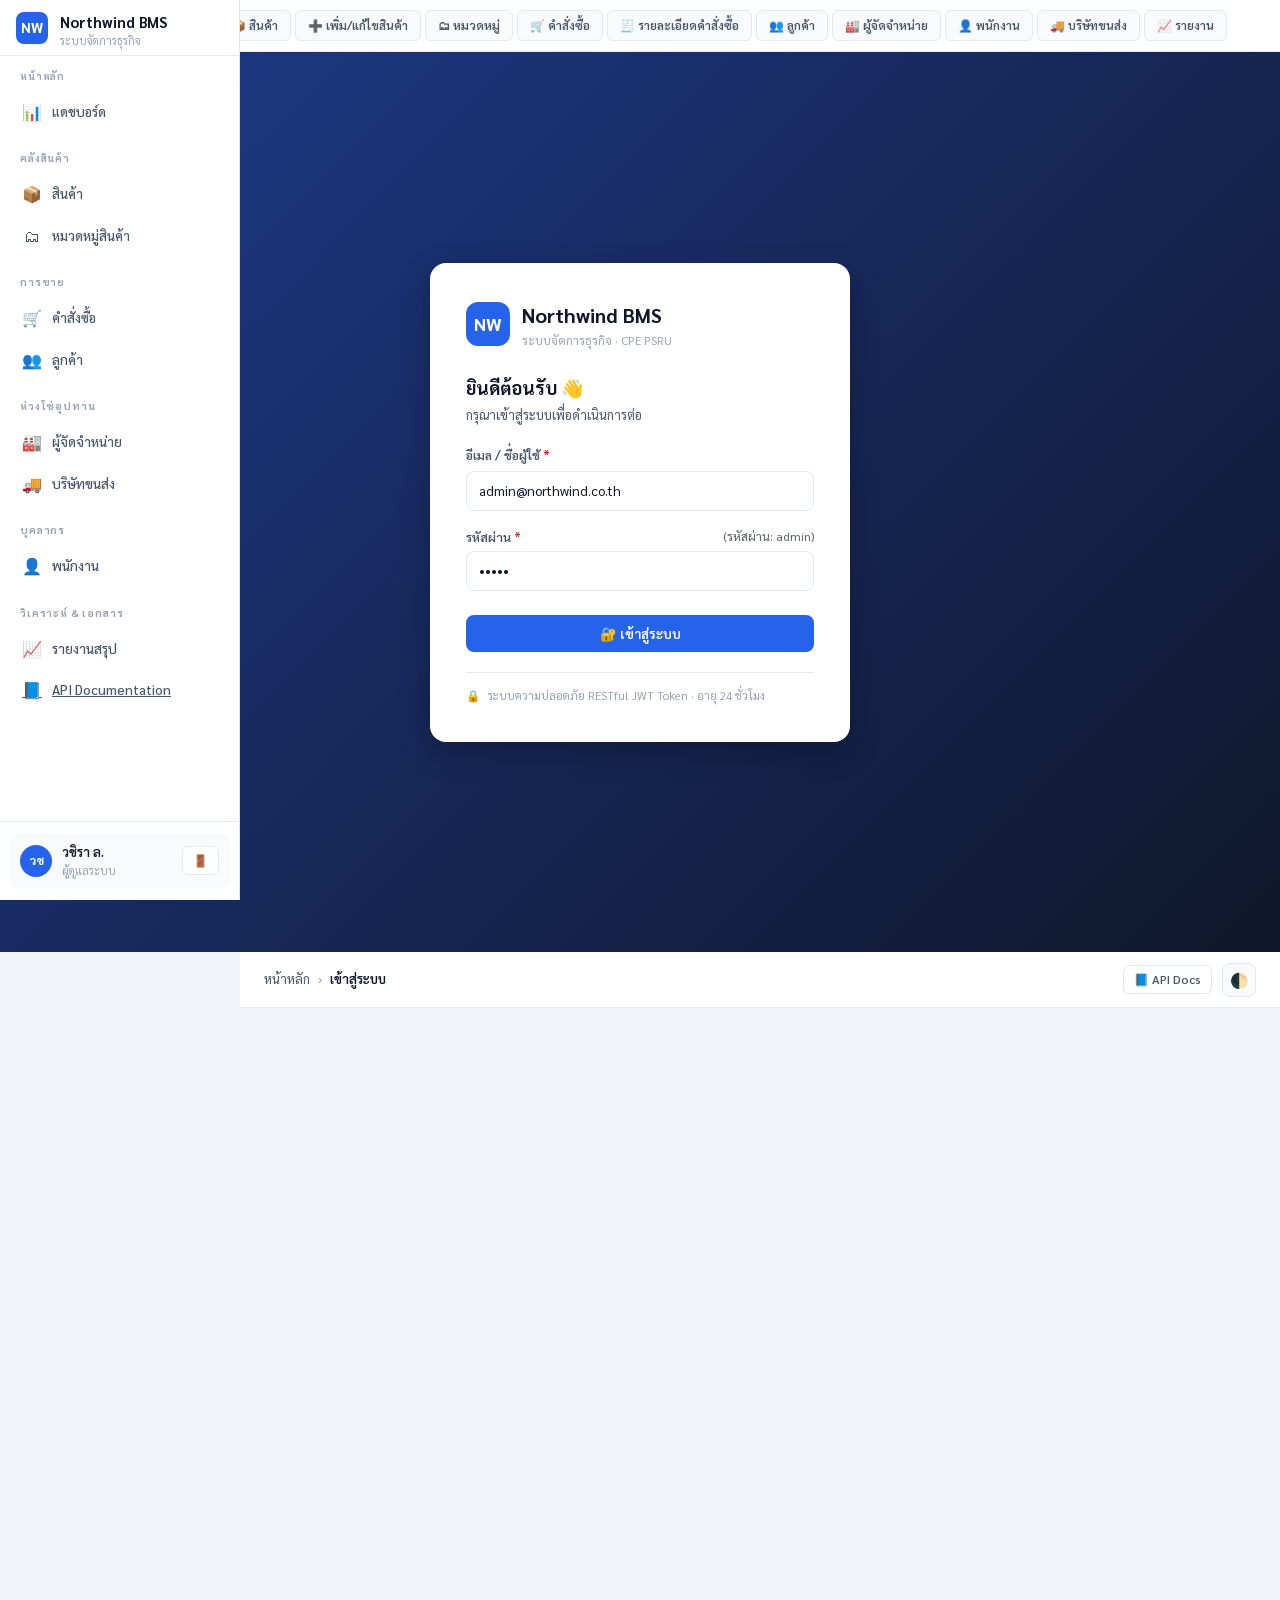
<file: index.html>
<!DOCTYPE html>
<html lang="th">
<head>
  <meta charset="utf-8">
  <meta name="viewport" content="width=device-width, initial-scale=1, viewport-fit=cover">
  <title>Northwind BMS — ระบบจัดการธุรกิจ</title>
  <!-- Google Fonts: Sarabun & IBM Plex Mono -->
  <link rel="stylesheet" href="https://fonts.googleapis.com/css2?family=Sarabun:wght@300;400;500;600;700&family=IBM+Plex+Mono:wght@400;500;600&display=swap">
  <!-- Bootstrap 5 CSS -->
  <link href="https://cdn.jsdelivr.net/npm/bootstrap@5.3.3/dist/css/bootstrap.min.css" rel="stylesheet">
  <!-- Custom Design Tokens & Styles -->
  <link rel="stylesheet" href="assets/css/style.css">
</head>
<body>

<!-- ══════════════════════════════════════════════════ -->
<!-- SCREEN SWITCHER (For Testing & Prototype Mode)     -->
<!-- ══════════════════════════════════════════════════ -->
<div id="nav-tabs-bar">
  <button class="nav-tab-pill" data-screen="login" onclick="show('login')">🔐 เข้าสู่ระบบ</button>
  <button class="nav-tab-pill active" data-screen="dashboard" onclick="show('dashboard')">📊 แดชบอร์ด</button>
  <button class="nav-tab-pill" data-screen="products" onclick="show('products')">📦 สินค้า</button>
  <button class="nav-tab-pill" data-screen="product-form" onclick="show('product-form')">➕ เพิ่ม/แก้ไขสินค้า</button>
  <button class="nav-tab-pill" data-screen="categories" onclick="show('categories')">🗂 หมวดหมู่</button>
  <button class="nav-tab-pill" data-screen="orders" onclick="show('orders')">🛒 คำสั่งซื้อ</button>
  <button class="nav-tab-pill" data-screen="order-detail" onclick="show('order-detail')">🧾 รายละเอียดคำสั่งซื้อ</button>
  <button class="nav-tab-pill" data-screen="customers" onclick="show('customers')">👥 ลูกค้า</button>
  <button class="nav-tab-pill" data-screen="suppliers" onclick="show('suppliers')">🏭 ผู้จัดจำหน่าย</button>
  <button class="nav-tab-pill" data-screen="employees" onclick="show('employees')">👤 พนักงาน</button>
  <button class="nav-tab-pill" data-screen="shippers" onclick="show('shippers')">🚚 บริษัทขนส่ง</button>
  <button class="nav-tab-pill" data-screen="reports" onclick="show('reports')">📈 รายงาน</button>
</div>

<!-- ══════════════════════════════════════════════════ -->
<!-- SCREEN 1: LOGIN                                   -->
<!-- ══════════════════════════════════════════════════ -->
<div id="login" class="screen">
  <div class="login-wrap">
    <div class="login-card">
      <div class="login-logo">
        <div class="logo-mark" style="width:44px;height:44px;font-size:18px;border-radius:12px">NW</div>
        <div>
          <div style="font-size:20px;font-weight:700;color:var(--ink)">Northwind BMS</div>
          <div style="font-size:12px;color:var(--ink-3)">ระบบจัดการธุรกิจ · CPE PSRU</div>
        </div>
      </div>
      <div style="margin-bottom:20px">
        <div style="font-size:18px;font-weight:700;color:var(--ink)">ยินดีต้อนรับ 👋</div>
        <div style="font-size:13px;color:var(--ink-2);margin-top:2px;">กรุณาเข้าสู่ระบบเพื่อดำเนินการต่อ</div>
      </div>
      <div class="form-group">
        <label class="form-label required">อีเมล / ชื่อผู้ใช้</label>
        <input id="login-username" class="form-input" value="admin@northwind.co.th" placeholder="admin@northwind.co.th">
      </div>
      <div class="form-group">
        <div class="d-flex justify-content-between align-items-center mb-1">
          <label class="form-label required mb-0">รหัสผ่าน</label>
          <span class="text-muted" style="font-size:12px;">(รหัสผ่าน: admin)</span>
        </div>
        <input id="login-password" class="form-input" type="password" value="admin" placeholder="••••••••">
      </div>
      <button id="login-btn" class="btn-nw btn-nw-primary w-100 justify-content-center py-2 mt-2">
        🔐 เข้าสู่ระบบ
      </button>
      <div class="login-footer">
        <span>🔒</span>
        <span>ระบบความปลอดภัย RESTful JWT Token · อายุ 24 ชั่วโมง</span>
      </div>
    </div>
  </div>
</div>

<!-- ══════════════════════════════════════════════════ -->
<!-- MAIN APP SHELL (Screens 2 - 12)                    -->
<!-- ══════════════════════════════════════════════════ -->
<div class="shell">
  <!-- SIDEBAR -->
  <aside class="sidebar">
    <div class="sidebar-logo">
      <div class="logo-mark">NW</div>
      <div>
        <div class="logo-text">Northwind BMS</div>
        <div class="logo-sub">ระบบจัดการธุรกิจ</div>
      </div>
    </div>
    <div class="nav">
      <div class="nav-group">
        <div class="nav-label">หน้าหลัก</div>
        <button class="nav-item active" data-screen="dashboard" onclick="show('dashboard')">
          <span class="nav-icon">📊</span> แดชบอร์ด
        </button>
      </div>
      <div class="nav-group">
        <div class="nav-label">คลังสินค้า</div>
        <button class="nav-item" data-screen="products" onclick="show('products')">
          <span class="nav-icon">📦</span> สินค้า
        </button>
        <button class="nav-item" data-screen="categories" onclick="show('categories')">
          <span class="nav-icon">🗂</span> หมวดหมู่สินค้า
        </button>
      </div>
      <div class="nav-group">
        <div class="nav-label">การขาย</div>
        <button class="nav-item" data-screen="orders" onclick="show('orders')">
          <span class="nav-icon">🛒</span> คำสั่งซื้อ
        </button>
        <button class="nav-item" data-screen="customers" onclick="show('customers')">
          <span class="nav-icon">👥</span> ลูกค้า
        </button>
      </div>
      <div class="nav-group">
        <div class="nav-label">ห่วงโซ่อุปทาน</div>
        <button class="nav-item" data-screen="suppliers" onclick="show('suppliers')">
          <span class="nav-icon">🏭</span> ผู้จัดจำหน่าย
        </button>
        <button class="nav-item" data-screen="shippers" onclick="show('shippers')">
          <span class="nav-icon">🚚</span> บริษัทขนส่ง
        </button>
      </div>
      <div class="nav-group">
        <div class="nav-label">บุคลากร</div>
        <button class="nav-item" data-screen="employees" onclick="show('employees')">
          <span class="nav-icon">👤</span> พนักงาน
        </button>
      </div>
      <div class="nav-group">
        <div class="nav-label">วิเคราะห์ & เอกสาร</div>
        <button class="nav-item" data-screen="reports" onclick="show('reports')">
          <span class="nav-icon">📈</span> รายงานสรุป
        </button>
        <a class="nav-item" href="docs/api.html" target="_blank">
          <span class="nav-icon">📘</span> API Documentation
        </a>
      </div>
    </div>
    <div class="sidebar-footer">
      <div class="user-card">
        <div class="avatar js-user-avatar">วช</div>
        <div style="flex:1;min-width:0;">
          <div class="user-name js-user-name">วชิรา ล.</div>
          <div class="user-role js-user-role">ผู้ดูแลระบบ</div>
        </div>
        <button class="btn-nw btn-nw-outline btn-nw-sm" onclick="API.logout()" title="ออกจากระบบ">🚪</button>
      </div>
    </div>
  </aside>

  <!-- MAIN AREA -->
  <div class="main">
    <!-- TOPBAR -->
    <header class="topbar">
      <div class="breadcrumb-wrap">
        <span>หน้าหลัก</span>
        <span class="sep">›</span>
        <span class="cur js-cur-breadcrumb">แดชบอร์ด</span>
      </div>
      <div class="topbar-right">
        <a href="docs/api.html" target="_blank" class="btn-nw btn-nw-outline btn-nw-sm">
          📘 API Docs
        </a>
        <button class="icon-btn" onclick="App.toggleTheme()" title="สลับโหมดมืด/สว่าง">
          🌓
        </button>
      </div>
    </header>

    <!-- PAGE CONTAINER -->
    <main class="page-content">

      <!-- ══════════════════════════════════════════════════ -->
      <!-- SCREEN 2: DASHBOARD                               -->
      <!-- ══════════════════════════════════════════════════ -->
      <section id="dashboard" class="screen active">
        <div class="page-header">
          <div>
            <div class="page-title">แดชบอร์ดภาพรวม</div>
            <div class="page-desc">Northwind Business Management System (Real-time Analytics)</div>
          </div>
          <div class="btn-row">
            <button class="btn-nw btn-nw-outline" onclick="App.loadDashboard()">🔄 รีเฟรช</button>
            <button class="btn-nw btn-nw-primary" onclick="show('orders')">🛒 ดูออเดอร์ทั้งหมด</button>
          </div>
        </div>

        <!-- KPI Grid -->
        <div class="kpi-grid">
          <div class="kpi-card">
            <div>
              <div class="kpi-label">ยอดขายรวม</div>
              <div id="dash-revenue" class="kpi-value">฿0.00</div>
              <div class="kpi-trend up">▲ +12.5% จากเดือนก่อน</div>
            </div>
            <div class="kpi-icon" style="background:#DCFCE7;color:#16A34A">💰</div>
          </div>
          <div class="kpi-card">
            <div>
              <div class="kpi-label">คำสั่งซื้อทั้งหมด</div>
              <div id="dash-orders" class="kpi-value">0</div>
              <div class="kpi-trend up">▲ +8.2% คำสั่งซื้อใหม่</div>
            </div>
            <div class="kpi-icon" style="background:#DBEAFE;color:#2563EB">🛒</div>
          </div>
          <div class="kpi-card">
            <div>
              <div class="kpi-label">สินค้าพร้อมขาย</div>
              <div id="dash-products" class="kpi-value">0</div>
              <div class="kpi-trend up">● สต็อกพร้อมส่ง</div>
            </div>
            <div class="kpi-icon" style="background:#FEF3C7;color:#D97706">📦</div>
          </div>
          <div class="kpi-card">
            <div>
              <div class="kpi-label">ลูกค้าทั้งหมด</div>
              <div id="dash-customers" class="kpi-value">0</div>
              <div class="kpi-trend up">▲ +3 รายใหม่</div>
            </div>
            <div class="kpi-icon" style="background:#F3E8FF;color:#7C3AED">👥</div>
          </div>
        </div>

        <!-- Charts & Top Products -->
        <div class="card-grid-2">
          <div class="nw-card">
            <div class="card-title">
              <span>📊 สถิติยอดขายรายเดือน (2024)</span>
              <span class="badge-nw badge-blue">หน่วย: บาท</span>
            </div>
            <div id="dash-monthly-chart" class="chart-container">
              <!-- Dynamically populated -->
            </div>
          </div>

          <div class="nw-card">
            <div class="card-title">
              <span>🏆 สินค้าขายดีสูงสุด (Top 5)</span>
            </div>
            <div id="dash-top-products">
              <!-- Dynamically populated -->
            </div>
          </div>
        </div>

        <!-- Recent Orders Table -->
        <div class="nw-card">
          <div class="card-title">
            <span>🛒 คำสั่งซื้อล่าสุด</span>
            <button class="btn-nw btn-nw-outline btn-nw-sm" onclick="show('orders')">ดูทั้งหมด ›</button>
          </div>
          <div class="table-wrap">
            <table class="nw-table">
              <thead>
                <tr>
                  <th>เลขที่คำสั่งซื้อ</th>
                  <th>ลูกค้า</th>
                  <th>พนักงานขาย</th>
                  <th>วันที่สั่ง</th>
                  <th>บริษัทขนส่ง</th>
                  <th>สถานะ</th>
                </tr>
              </thead>
              <tbody id="dash-recent-orders">
                <!-- Dynamically populated -->
              </tbody>
            </table>
          </div>
        </div>
      </section>

      <!-- ══════════════════════════════════════════════════ -->
      <!-- SCREEN 3: PRODUCTS LIST                            -->
      <!-- ══════════════════════════════════════════════════ -->
      <section id="products" class="screen">
        <div class="page-header">
          <div>
            <div class="page-title">รายการสินค้าทั้งหมด</div>
            <div class="page-desc">
              จัดการสินค้า ค้นหา และตรวจสอบสถานะสต็อก (<span id="products-count-badge">0 รายการ</span>)
            </div>
          </div>
          <div class="btn-row">
            <button class="btn-nw btn-nw-outline" onclick="App.exportReportCSV('products')">📥 ส่งออก CSV</button>
            <button class="btn-nw btn-nw-primary" onclick="App.openAddProduct()">➕ เพิ่มสินค้าใหม่</button>
          </div>
        </div>

        <div class="nw-card">
          <!-- Filters -->
          <div class="filter-bar">
            <input id="products-search-input" class="filter-input" placeholder="🔍 ค้นหาชื่อสินค้า...">
            <select id="products-cat-filter" class="filter-select js-category-select">
              <option value="">ทุกหมวดหมู่</option>
            </select>
            <select id="products-status-filter" class="filter-select">
              <option value="">ทุกสถานะ</option>
              <option value="in_stock">พร้อมจำหน่าย</option>
              <option value="low_stock">สต็อกต่ำ</option>
              <option value="out_of_stock">สินค้าหมด</option>
              <option value="discontinued">เลิกจำหน่าย</option>
            </select>
            <button class="btn-nw btn-nw-outline btn-nw-sm" onclick="App.loadProducts()">กรองข้อมูล</button>
          </div>

          <!-- Table -->
          <div class="table-wrap">
            <table class="nw-table">
              <thead>
                <tr>
                  <th>รหัส</th>
                  <th>ชื่อสินค้า</th>
                  <th>หมวดหมู่</th>
                  <th>ผู้จัดจำหน่าย</th>
                  <th>หน่วยบรรจุ</th>
                  <th>ราคา (บาท)</th>
                  <th>สถานะ</th>
                  <th>จัดการ</th>
                </tr>
              </thead>
              <tbody id="products-table-body">
                <!-- Dynamically populated -->
              </tbody>
            </table>
          </div>

          <!-- Pagination -->
          <div id="products-pagination" class="pagination-wrap"></div>
        </div>
      </section>

      <!-- ══════════════════════════════════════════════════ -->
      <!-- SCREEN 4: PRODUCT FORM (Add / Edit)                -->
      <!-- ══════════════════════════════════════════════════ -->
      <section id="product-form" class="screen">
        <div class="page-header">
          <div>
            <div id="pf-title" class="page-title">เพิ่มสินค้าใหม่</div>
            <div class="page-desc">บันทึกข้อมูลสินค้าเข้าสู่ระบบ Northwind BMS</div>
          </div>
          <button class="btn-nw btn-nw-outline" onclick="show('products')">‹ กลับไปยังรายการสินค้า</button>
        </div>

        <div class="nw-card" style="max-width:800px;">
          <form onsubmit="App.saveProduct(event)">
            <input type="hidden" id="pf-id">

            <div class="row g-3">
              <div class="col-md-12">
                <label class="form-label required">ชื่อสินค้า</label>
                <input id="pf-name" class="form-input" placeholder="เช่น กาแฟดอยช้าง ออร์แกนิก" required>
              </div>

              <div class="col-md-6">
                <label class="form-label required">หมวดหมู่สินค้า</label>
                <select id="pf-category" class="form-input js-category-select" required>
                  <option value="">-- เลือกหมวดหมู่ --</option>
                </select>
              </div>

              <div class="col-md-6">
                <label class="form-label required">ผู้จัดจำหน่าย</label>
                <select id="pf-supplier" class="form-input js-supplier-select" required>
                  <option value="">-- เลือกผู้จัดจำหน่าย --</option>
                </select>
              </div>

              <div class="col-md-6">
                <label class="form-label">หน่วยบรรจุภัณฑ์</label>
                <input id="pf-package" class="form-input" placeholder="เช่น 24 ขวด - 500 มล. หรือ 10 กล่อง">
              </div>

              <div class="col-md-6">
                <label class="form-label required">ราคาต่อหน่วย (บาท)</label>
                <input id="pf-price" class="form-input" type="number" step="0.01" min="0" placeholder="0.00" required>
              </div>

              <div class="col-md-6">
                <label class="form-label required">จำนวนสต็อกเริ่มต้น</label>
                <input id="pf-stock" class="form-input" type="number" min="0" value="10" required>
              </div>

              <div class="col-md-6">
                <label class="form-label required">สถานะสินค้า</label>
                <select id="pf-discontinued" class="form-input">
                  <option value="0">พร้อมจำหน่าย (Active)</option>
                  <option value="1">เลิกจำหน่าย (Discontinued)</option>
                </select>
              </div>
            </div>

            <div class="d-flex justify-content-end gap-2 mt-4 pt-3 border-top">
              <button type="button" class="btn-nw btn-nw-outline" onclick="show('products')">ยกเลิก</button>
              <button type="submit" class="btn-nw btn-nw-primary">💾 บันทึกข้อมูลสินค้า</button>
            </div>
          </form>
        </div>
      </section>

      <!-- ══════════════════════════════════════════════════ -->
      <!-- SCREEN 5: CATEGORIES                               -->
      <!-- ══════════════════════════════════════════════════ -->
      <section id="categories" class="screen">
        <div class="page-header">
          <div>
            <div class="page-title">หมวดหมู่สินค้า</div>
            <div id="categories-count" class="page-desc">0 หมวดหมู่</div>
          </div>
          <button class="btn-nw btn-nw-primary" onclick="App.openAddCategory()">➕ เพิ่มหมวดหมู่</button>
        </div>

        <div id="categories-grid" class="card-grid-3">
          <!-- Dynamically populated -->
        </div>
      </section>

      <!-- ══════════════════════════════════════════════════ -->
      <!-- SCREEN 6: ORDERS LIST                              -->
      <!-- ══════════════════════════════════════════════════ -->
      <section id="orders" class="screen">
        <div class="page-header">
          <div>
            <div class="page-title">รายการคำสั่งซื้อ</div>
            <div class="page-desc">จัดการและตรวจสอบสถานะการจัดส่งออเดอร์ (<span id="orders-count-badge">0 รายการ</span>)</div>
          </div>
          <button class="btn-nw btn-nw-outline" onclick="App.exportReportCSV('orders')">📥 ส่งออก CSV</button>
        </div>

        <div class="nw-card">
          <!-- Filter -->
          <div class="filter-bar">
            <input id="orders-search-input" class="filter-input" placeholder="🔍 ค้นหาเลขที่ หรือ ลูกค้า...">
            <select id="orders-status-filter" class="filter-select">
              <option value="">ทุกสถานะ</option>
              <option value="จัดส่งแล้ว">จัดส่งแล้ว</option>
              <option value="รอดำเนินการ">รอดำเนินการ</option>
              <option value="กำลังเตรียมของ">กำลังเตรียมของ</option>
            </select>
          </div>

          <!-- Table -->
          <div class="table-wrap">
            <table class="nw-table">
              <thead>
                <tr>
                  <th>เลขที่</th>
                  <th>ลูกค้า</th>
                  <th>พนักงานขาย</th>
                  <th>วันที่สั่ง</th>
                  <th>บริษัทขนส่ง</th>
                  <th>จำนวนรายการ</th>
                  <th>สถานะ</th>
                  <th>จัดการ</th>
                </tr>
              </thead>
              <tbody id="orders-table-body">
                <!-- Dynamically populated -->
              </tbody>
            </table>
          </div>

          <div id="orders-pagination" class="pagination-wrap"></div>
        </div>
      </section>

      <!-- ══════════════════════════════════════════════════ -->
      <!-- SCREEN 7: ORDER DETAILS                            -->
      <!-- ══════════════════════════════════════════════════ -->
      <section id="order-detail" class="screen">
        <div class="page-header">
          <div>
            <div class="page-title">รายละเอียดคำสั่งซื้อ <span id="od-id" class="text-primary font-monospace">#10248</span></div>
            <div class="page-desc">วันที่สั่งซื้อ: <span id="od-date">2024-07-04</span> · สถานะ: <span id="od-status"></span></div>
          </div>
          <button class="btn-nw btn-nw-outline" onclick="show('orders')">‹ กลับหน้ารายการสั่งซื้อ</button>
        </div>

        <div class="row g-3 mb-4">
          <div class="col-md-6">
            <div class="nw-card mb-0 h-100">
              <div class="card-title">👤 ข้อมูลลูกค้าผู้สั่งซื้อ</div>
              <table class="table table-sm table-borderless mb-0">
                <tr><td class="text-muted" style="width:120px;">ชื่อบริษัท:</td><td><strong id="od-customer-name">-</strong></td></tr>
                <tr><td class="text-muted">ผู้ติดต่อ:</td><td id="od-contact">-</td></tr>
                <tr><td class="text-muted">ที่อยู่จัดส่ง:</td><td id="od-address">-</td></tr>
              </table>
            </div>
          </div>
          <div class="col-md-6">
            <div class="nw-card mb-0 h-100">
              <div class="card-title">🚚 ข้อมูลการจัดส่ง</div>
              <table class="table table-sm table-borderless mb-0">
                <tr><td class="text-muted" style="width:120px;">บริษัทขนส่ง:</td><td><strong id="od-shipper">-</strong></td></tr>
                <tr><td class="text-muted">ค่าขนส่ง (Freight):</td><td id="od-freight" class="font-monospace">฿0.00</td></tr>
              </table>
            </div>
          </div>
        </div>

        <div class="nw-card">
          <div class="card-title">📦 รายการสินค้าในคำสั่งซื้อ</div>
          <div class="table-wrap">
            <table class="nw-table">
              <thead>
                <tr>
                  <th>สินค้า</th>
                  <th>จำนวน</th>
                  <th>ราคาต่อหน่วย</th>
                  <th>ยอดรวม</th>
                </tr>
              </thead>
              <tbody id="od-items-tbody">
                <!-- Dynamically populated -->
              </tbody>
            </table>
          </div>

          <div class="d-flex justify-content-end mt-4">
            <div style="min-width:250px;">
              <div class="d-flex justify-content-between py-1 border-bottom">
                <span class="text-muted">ยอดรวมสินค้า:</span>
                <strong id="od-subtotal" class="font-monospace">฿0.00</strong>
              </div>
              <div class="d-flex justify-content-between py-2">
                <span class="fw-bold" style="font-size:16px;">ยอดชำระสุทธิ:</span>
                <span id="od-total" class="fw-bold font-monospace text-primary" style="font-size:18px;">฿0.00</span>
              </div>
            </div>
          </div>
        </div>
      </section>

      <!-- ══════════════════════════════════════════════════ -->
      <!-- SCREEN 8: CUSTOMERS                                -->
      <!-- ══════════════════════════════════════════════════ -->
      <section id="customers" class="screen">
        <div class="page-header">
          <div>
            <div class="page-title">ทะเบียนลูกค้า</div>
            <div class="page-desc">จัดการข้อมูลลูกค้า (<span id="customers-count">0 ราย</span>)</div>
          </div>
          <div class="btn-row">
            <button class="btn-nw btn-nw-outline" onclick="App.exportReportCSV('customers')">📥 ส่งออก CSV</button>
            <button class="btn-nw btn-nw-primary" onclick="App.openAddCustomer()">➕ เพิ่มลูกค้าใหม่</button>
          </div>
        </div>

        <div class="nw-card">
          <div class="filter-bar">
            <input id="customers-search-input" class="filter-input" placeholder="🔍 ค้นหาลูกค้า, เมือง, ประเทศ...">
          </div>
          <div class="table-wrap">
            <table class="nw-table">
              <thead>
                <tr>
                  <th>รหัส</th>
                  <th>ชื่อบริษัท</th>
                  <th>ผู้ติดต่อ</th>
                  <th>เมือง</th>
                  <th>ประเทศ</th>
                  <th>รหัสไปรษณีย์</th>
                  <th>จัดการ</th>
                </tr>
              </thead>
              <tbody id="customers-table-body">
                <!-- Dynamically populated -->
              </tbody>
            </table>
          </div>
        </div>
      </section>

      <!-- ══════════════════════════════════════════════════ -->
      <!-- SCREEN 9: SUPPLIERS                                -->
      <!-- ══════════════════════════════════════════════════ -->
      <section id="suppliers" class="screen">
        <div class="page-header">
          <div>
            <div class="page-title">ทะเบียนผู้จัดจำหน่าย</div>
            <div class="page-desc">จัดการซัพพลายเออร์ (<span id="suppliers-count">0 ราย</span>)</div>
          </div>
          <button class="btn-nw btn-nw-primary" onclick="App.openAddSupplier()">➕ เพิ่มผู้จัดจำหน่าย</button>
        </div>

        <div class="nw-card">
          <div class="filter-bar">
            <input id="suppliers-search-input" class="filter-input" placeholder="🔍 ค้นหาผู้จัดจำหน่าย...">
          </div>
          <div class="table-wrap">
            <table class="nw-table">
              <thead>
                <tr>
                  <th>รหัส</th>
                  <th>ชื่อบริษัท</th>
                  <th>ผู้ติดต่อ</th>
                  <th>เมือง</th>
                  <th>ประเทศ</th>
                  <th>เบอร์โทร</th>
                  <th>สินค้า</th>
                  <th>จัดการ</th>
                </tr>
              </thead>
              <tbody id="suppliers-table-body">
                <!-- Dynamically populated -->
              </tbody>
            </table>
          </div>
        </div>
      </section>

      <!-- ══════════════════════════════════════════════════ -->
      <!-- SCREEN 10: EMPLOYEES                               -->
      <!-- ══════════════════════════════════════════════════ -->
      <section id="employees" class="screen">
        <div class="page-header">
          <div>
            <div class="page-title">รายชื่อพนักงาน</div>
            <div class="page-desc">พนักงานในองค์กร (<span id="employees-count">0 คน</span>)</div>
          </div>
          <button class="btn-nw btn-nw-primary" onclick="App.openAddEmployee()">➕ เพิ่มพนักงาน</button>
        </div>

        <div id="employees-grid" class="emp-grid">
          <!-- Dynamically populated -->
        </div>
      </section>

      <!-- ══════════════════════════════════════════════════ -->
      <!-- SCREEN 11: SHIPPERS                                -->
      <!-- ══════════════════════════════════════════════════ -->
      <section id="shippers" class="screen">
        <div class="page-header">
          <div>
            <div class="page-title">บริษัทขนส่ง</div>
            <div class="page-desc">พันธมิตรจัดส่งสินค้า (<span id="shippers-count">0 บริษัท</span>)</div>
          </div>
          <button class="btn-nw btn-nw-primary" onclick="App.openAddShipper()">➕ เพิ่มบริษัทขนส่ง</button>
        </div>

        <div id="shippers-grid" class="card-grid-3">
          <!-- Dynamically populated -->
        </div>
      </section>

      <!-- ══════════════════════════════════════════════════ -->
      <!-- SCREEN 12: REPORTS & ANALYTICS                     -->
      <!-- ══════════════════════════════════════════════════ -->
      <section id="reports" class="screen">
        <div class="page-header">
          <div>
            <div class="page-title">รายงานและสถิติภาพรวม</div>
            <div class="page-desc">สรุปยอดขาย ประสิทธิภาพสินค้า และลูกค้าชั้นนำ</div>
          </div>
          <div class="btn-row">
            <button class="btn-nw btn-nw-outline" onclick="App.printReportPDF()">🖨️ พิมพ์รายงาน (PDF)</button>
            <button class="btn-nw btn-nw-primary" onclick="App.exportReportCSV('products')">📥 ส่งออกรายงาน CSV</button>
          </div>
        </div>

        <div class="card-grid-2">
          <!-- Monthly Sales -->
          <div class="nw-card">
            <div class="card-title">
              <span>📈 แนวโน้มยอดขายรายเดือน</span>
              <span class="badge-nw badge-green">ข้อมูลสมบูรณ์</span>
            </div>
            <div id="reports-monthly-chart" class="chart-container">
              <!-- Dynamically populated -->
            </div>
          </div>

          <!-- Top Products -->
          <div class="nw-card">
            <div class="card-title">
              <span>🏆 สินค้าสร้างยอดขายสูงสุด</span>
            </div>
            <div id="reports-top-products">
              <!-- Dynamically populated -->
            </div>
          </div>
        </div>

        <!-- Top Customers Table -->
        <div class="nw-card">
          <div class="card-title">
            <span>🥇 ลูกค้าที่มียอดสั่งซื้อสูงสุด (Top 5 Customers)</span>
          </div>
          <div class="table-wrap">
            <table class="nw-table">
              <thead>
                <tr>
                  <th>อันดับ</th>
                  <th>ชื่อบริษัทลูกค้า</th>
                  <th>ประเทศ</th>
                  <th>จำนวนออเดอร์</th>
                  <th>สัดส่วน</th>
                </tr>
              </thead>
              <tbody id="reports-top-customers">
                <!-- Dynamically populated -->
              </tbody>
            </table>
          </div>
        </div>
      </section>

    </main>
  </div>
</div>

<!-- ══════════════════════════════════════════════════ -->
<!-- BOOTSTRAP 5 MODALS FOR CRUD OPERATIONS            -->
<!-- ══════════════════════════════════════════════════ -->

<!-- Category Modal -->
<div class="modal fade" id="modalCategory" tabindex="-1" aria-hidden="true">
  <div class="modal-dialog modal-dialog-centered">
    <div class="modal-content">
      <div class="modal-header">
        <h5 class="modal-title fw-bold" id="modalCategoryTitle">จัดการหมวดหมู่สินค้า</h5>
        <button type="button" class="btn-close" data-bs-dismiss="modal" aria-label="Close"></button>
      </div>
      <form onsubmit="App.submitCategoryModal(event)">
        <div class="modal-body">
          <input type="hidden" id="cat-modal-id">
          <div class="mb-3">
            <label class="form-label required">ชื่อหมวดหมู่</label>
            <input type="text" id="cat-modal-name" class="form-input" placeholder="เช่น อาหารสำเร็จรูป" required>
          </div>
          <div class="mb-3">
            <label class="form-label">คำอธิบาย</label>
            <textarea id="cat-modal-desc" class="form-input" rows="2" placeholder="คำอธิบายรายละเอียดของหมวดหมู่"></textarea>
          </div>
          <div class="mb-3">
            <label class="form-label">ไอคอน Emoji</label>
            <input type="text" id="cat-modal-icon" class="form-input" value="📦" placeholder="เช่น 🍹, 🧀, 🥩">
          </div>
        </div>
        <div class="modal-footer">
          <button type="button" class="btn-nw btn-nw-outline" data-bs-dismiss="modal">ยกเลิก</button>
          <button type="submit" class="btn-nw btn-nw-primary">💾 บันทึกหมวดหมู่</button>
        </div>
      </form>
    </div>
  </div>
</div>

<!-- Customer Modal -->
<div class="modal fade" id="modalCustomer" tabindex="-1" aria-hidden="true">
  <div class="modal-dialog modal-dialog-centered">
    <div class="modal-content">
      <div class="modal-header">
        <h5 class="modal-title fw-bold" id="modalCustomerTitle">จัดการข้อมูลลูกค้า</h5>
        <button type="button" class="btn-close" data-bs-dismiss="modal" aria-label="Close"></button>
      </div>
      <form onsubmit="App.submitCustomerModal(event)">
        <div class="modal-body">
          <div class="mb-3" id="cust-modal-id-wrap">
            <label class="form-label required">รหัสลูกค้า (5 ตัวอักษร)</label>
            <input type="text" id="cust-modal-id" class="form-input" maxlength="10" placeholder="เช่น THAIL" required>
          </div>
          <div class="mb-3">
            <label class="form-label required">ชื่อบริษัท</label>
            <input type="text" id="cust-modal-company" class="form-input" placeholder="เช่น Siam Trading Co., Ltd." required>
          </div>
          <div class="row g-2 mb-3">
            <div class="col-md-6">
              <label class="form-label">ชื่อผู้ติดต่อ</label>
              <input type="text" id="cust-modal-contact" class="form-input" placeholder="เช่น สมชาย ใจดี">
            </div>
            <div class="col-md-6">
              <label class="form-label">เบอร์โทรศัพท์</label>
              <input type="text" id="cust-modal-phone" class="form-input" placeholder="02-123-4567">
            </div>
          </div>
          <div class="row g-2">
            <div class="col-md-6">
              <label class="form-label">เมือง / จังหวัด</label>
              <input type="text" id="cust-modal-city" class="form-input" placeholder="Bangkok">
            </div>
            <div class="col-md-6">
              <label class="form-label">ประเทศ</label>
              <input type="text" id="cust-modal-country" class="form-input" value="Thailand">
            </div>
          </div>
        </div>
        <div class="modal-footer">
          <button type="button" class="btn-nw btn-nw-outline" data-bs-dismiss="modal">ยกเลิก</button>
          <button type="submit" class="btn-nw btn-nw-primary">💾 บันทึกข้อมูลลูกค้า</button>
        </div>
      </form>
    </div>
  </div>
</div>

<!-- Supplier Modal -->
<div class="modal fade" id="modalSupplier" tabindex="-1" aria-hidden="true">
  <div class="modal-dialog modal-dialog-centered">
    <div class="modal-content">
      <div class="modal-header">
        <h5 class="modal-title fw-bold" id="modalSupplierTitle">จัดการข้อมูลผู้จัดจำหน่าย</h5>
        <button type="button" class="btn-close" data-bs-dismiss="modal" aria-label="Close"></button>
      </div>
      <form onsubmit="App.submitSupplierModal(event)">
        <div class="modal-body">
          <input type="hidden" id="sup-modal-id">
          <div class="mb-3">
            <label class="form-label required">ชื่อบริษัทผู้จัดจำหน่าย</label>
            <input type="text" id="sup-modal-company" class="form-input" placeholder="เช่น Bangkok Gourmet Supplies" required>
          </div>
          <div class="row g-2 mb-3">
            <div class="col-md-6">
              <label class="form-label">ผู้ติดต่อ</label>
              <input type="text" id="sup-modal-contact" class="form-input" placeholder="เช่น สุวิทย์ การค้า">
            </div>
            <div class="col-md-6">
              <label class="form-label">เบอร์โทรศัพท์</label>
              <input type="text" id="sup-modal-phone" class="form-input" placeholder="02-987-6543">
            </div>
          </div>
          <div class="row g-2">
            <div class="col-md-6">
              <label class="form-label">เมือง</label>
              <input type="text" id="sup-modal-city" class="form-input" placeholder="Bangkok">
            </div>
            <div class="col-md-6">
              <label class="form-label">ประเทศ</label>
              <input type="text" id="sup-modal-country" class="form-input" value="Thailand">
            </div>
          </div>
        </div>
        <div class="modal-footer">
          <button type="button" class="btn-nw btn-nw-outline" data-bs-dismiss="modal">ยกเลิก</button>
          <button type="submit" class="btn-nw btn-nw-primary">💾 บันทึกผู้จัดจำหน่าย</button>
        </div>
      </form>
    </div>
  </div>
</div>

<!-- Employee Modal -->
<div class="modal fade" id="modalEmployee" tabindex="-1" aria-hidden="true">
  <div class="modal-dialog modal-dialog-centered">
    <div class="modal-content">
      <div class="modal-header">
        <h5 class="modal-title fw-bold" id="modalEmployeeTitle">จัดการข้อมูลพนักงาน</h5>
        <button type="button" class="btn-close" data-bs-dismiss="modal" aria-label="Close"></button>
      </div>
      <form onsubmit="App.submitEmployeeModal(event)">
        <div class="modal-body">
          <input type="hidden" id="emp-modal-id">
          <div class="row g-2 mb-3">
            <div class="col-md-6">
              <label class="form-label required">ชื่อจริง</label>
              <input type="text" id="emp-modal-firstname" class="form-input" placeholder="ชื่อ" required>
            </div>
            <div class="col-md-6">
              <label class="form-label required">นามสกุล</label>
              <input type="text" id="emp-modal-lastname" class="form-input" placeholder="นามสกุล" required>
            </div>
          </div>
          <div class="mb-3">
            <label class="form-label required">ตำแหน่งงาน</label>
            <input type="text" id="emp-modal-title" class="form-input" placeholder="เช่น พนักงานขาย, ผู้จัดการฝ่ายจัดซื้อ" required>
          </div>
          <div class="mb-3">
            <label class="form-label">วันเดือนปีเกิด</label>
            <input type="date" id="emp-modal-birthdate" class="form-input">
          </div>
        </div>
        <div class="modal-footer">
          <button type="button" class="btn-nw btn-nw-outline" data-bs-dismiss="modal">ยกเลิก</button>
          <button type="submit" class="btn-nw btn-nw-primary">💾 บันทึกข้อมูลพนักงาน</button>
        </div>
      </form>
    </div>
  </div>
</div>

<!-- Shipper Modal -->
<div class="modal fade" id="modalShipper" tabindex="-1" aria-hidden="true">
  <div class="modal-dialog modal-dialog-centered">
    <div class="modal-content">
      <div class="modal-header">
        <h5 class="modal-title fw-bold" id="modalShipperTitle">จัดการบริษัทขนส่ง</h5>
        <button type="button" class="btn-close" data-bs-dismiss="modal" aria-label="Close"></button>
      </div>
      <form onsubmit="App.submitShipperModal(event)">
        <div class="modal-body">
          <input type="hidden" id="ship-modal-id">
          <div class="mb-3">
            <label class="form-label required">ชื่อบริษัทขนส่ง</label>
            <input type="text" id="ship-modal-company" class="form-input" placeholder="เช่น Kerry Express, Flash Express" required>
          </div>
          <div class="mb-3">
            <label class="form-label">เบอร์โทรศัพท์</label>
            <input type="text" id="ship-modal-phone" class="form-input" placeholder="(503) 555-1234">
          </div>
          <div class="mb-3">
            <label class="form-label">ไอคอน Emoji</label>
            <input type="text" id="ship-modal-icon" class="form-input" value="🚚" placeholder="🚀, 🚢, 📦, 🚚">
          </div>
        </div>
        <div class="modal-footer">
          <button type="button" class="btn-nw btn-nw-outline" data-bs-dismiss="modal">ยกเลิก</button>
          <button type="submit" class="btn-nw btn-nw-primary">💾 บันทึกบริษัทขนส่ง</button>
        </div>
      </form>
    </div>
  </div>
</div>

<!-- Scripts -->
<script src="https://cdn.jsdelivr.net/npm/bootstrap@5.3.3/dist/js/bootstrap.bundle.min.js"></script>
<script src="assets/js/api.js"></script>
<script src="assets/js/app.js"></script>
</body>
</html>
</file>
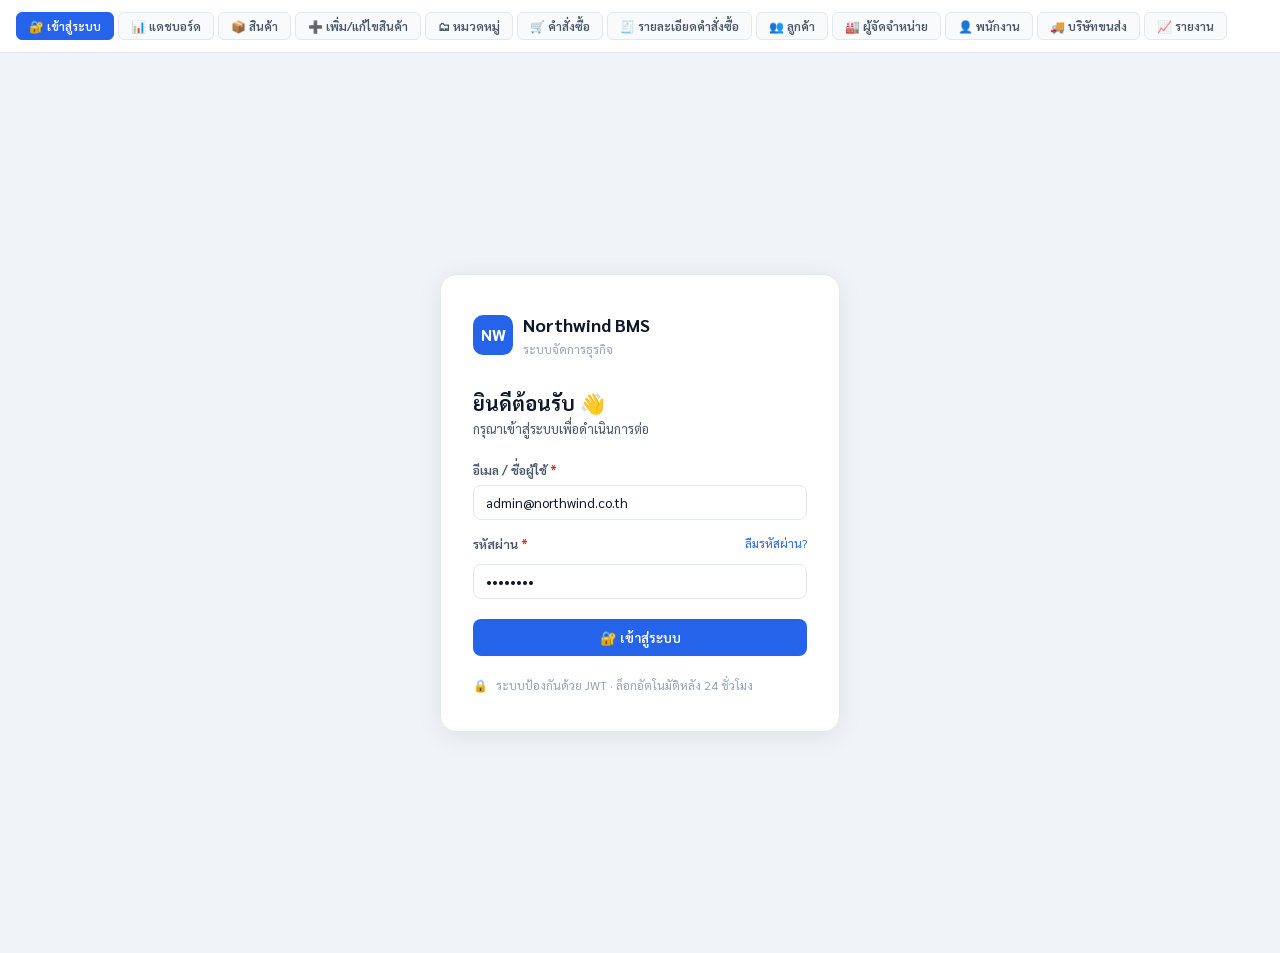
<file: Northwind BMS — หน้าจอระบบ.html>
<!doctype html><html><head><meta charset=utf8><meta name=viewport content="width=device-width,initial-scale=1,viewport-fit=cover"><style>:root{color-scheme:light;box-sizing:border-box;padding-top:env(safe-area-inset-top,0px);padding-bottom:env(safe-area-inset-bottom,0px)}html{scroll-padding-top:env(safe-area-inset-top,0px)}body{margin:0;padding:0;font:14px -apple-system,BlinkMacSystemFont,sans-serif;background:#faf9f5;color:#141413}img{max-width:100%}[hidden]:not([hidden=until-found i]){display:none!important}</style></head><body>
<title>Northwind BMS — หน้าจอระบบ</title>
<link rel="stylesheet" href="https://fonts.googleapis.com/css2?family=Sarabun:wght@300;400;500;600;700&family=IBM+Plex+Mono:wght@400;500&display=swap">
<style>
/* ─── Design Tokens ───────────────────────────────── */
:root {
  /* Colors */
  --bg:        #F0F4F8;
  --surface:   #FFFFFF;
  --surface-2: #F8FAFC;
  --border:    #E2E8F0;
  --primary:   #2563EB;
  --primary-dk:#1D4ED8;
  --primary-lt:#DBEAFE;
  --ink:       #0F172A;
  --ink-2:     #475569;
  --ink-3:     #94A3B8;
  --success:   #16A34A;
  --success-lt:#DCFCE7;
  --warn:      #D97706;
  --warn-lt:   #FEF3C7;
  --danger:    #DC2626;
  --danger-lt: #FEE2E2;
  --sidebar-w: 220px;
  --topbar-h:  52px;
  color-scheme: light;
}
@media (prefers-color-scheme: dark) {
  :root:not([data-theme="light"]) {
    --bg:        #0F172A;
    --surface:   #1E293B;
    --surface-2: #0F172A;
    --border:    #334155;
    --primary:   #3B82F6;
    --primary-dk:#2563EB;
    --primary-lt:#1E3A5F;
    --ink:       #F1F5F9;
    --ink-2:     #94A3B8;
    --ink-3:     #475569;
    --success:   #22C55E;
    --success-lt:#14532D;
    --warn:      #F59E0B;
    --warn-lt:   #451A03;
    --danger:    #EF4444;
    --danger-lt: #450A0A;
    color-scheme: dark;
  }
}
:root[data-theme="dark"] {
  --bg:        #0F172A;
  --surface:   #1E293B;
  --surface-2: #0F172A;
  --border:    #334155;
  --primary:   #3B82F6;
  --primary-dk:#2563EB;
  --primary-lt:#1E3A5F;
  --ink:       #F1F5F9;
  --ink-2:     #94A3B8;
  --ink-3:     #475569;
  --success:   #22C55E;
  --success-lt:#14532D;
  --warn:      #F59E0B;
  --warn-lt:   #451A03;
  --danger:    #EF4444;
  --danger-lt: #450A0A;
  color-scheme: dark;
}

/* ─── Reset & Base ───────────────────────────────── */
*, *::before, *::after { box-sizing: border-box; margin: 0; padding: 0; }
body {
  font-family: 'Sarabun', sans-serif;
  background: var(--bg);
  color: var(--ink);
  font-size: 14px;
  line-height: 1.6;
}
button { font-family: inherit; cursor: pointer; }

/* ─── App Shell ───────────────────────────────── */
.shell { display: flex; min-height: 100vh; }

/* ─── Sidebar ───────────────────────────────── */
.sidebar {
  width: var(--sidebar-w);
  background: var(--surface);
  border-right: 1px solid var(--border);
  display: flex; flex-direction: column;
  position: fixed; top: 0; left: 0; height: 100%;
  z-index: 30; transition: transform .25s;
}
.sidebar-logo {
  height: var(--topbar-h);
  display: flex; align-items: center;
  padding: 0 16px;
  border-bottom: 1px solid var(--border);
  gap: 10px;
}
.logo-mark {
  width: 28px; height: 28px;
  background: var(--primary);
  border-radius: 7px;
  display: flex; align-items: center; justify-content: center;
  color: #fff; font-weight: 700; font-size: 13px; flex-shrink: 0;
}
.logo-text { font-weight: 700; font-size: 14px; color: var(--ink); }
.logo-sub  { font-size: 10px; color: var(--ink-3); line-height: 1; margin-top: 1px; }

.nav { flex: 1; overflow-y: auto; padding: 12px 8px; }
.nav-group { margin-bottom: 20px; }
.nav-label {
  font-size: 10px; font-weight: 700; letter-spacing: .08em;
  text-transform: uppercase; color: var(--ink-3);
  padding: 0 8px 6px;
}
.nav-item {
  display: flex; align-items: center; gap: 10px;
  padding: 8px 10px; border-radius: 7px;
  cursor: pointer; color: var(--ink-2);
  font-size: 13.5px; font-weight: 500;
  transition: background .15s, color .15s;
  border: none; background: transparent; width: 100%; text-align: left;
}
.nav-item:hover { background: var(--surface-2); color: var(--ink); }
.nav-item.active { background: var(--primary-lt); color: var(--primary); }
.nav-icon { font-size: 16px; flex-shrink: 0; }

.sidebar-footer {
  padding: 12px 8px;
  border-top: 1px solid var(--border);
}
.user-card {
  display: flex; align-items: center; gap: 10px;
  padding: 8px 10px; border-radius: 7px;
}
.avatar {
  width: 30px; height: 30px; border-radius: 50%;
  background: var(--primary); color: #fff;
  display: flex; align-items: center; justify-content: center;
  font-size: 12px; font-weight: 700; flex-shrink: 0;
}
.user-name  { font-size: 13px; font-weight: 600; color: var(--ink); }
.user-role  { font-size: 11px; color: var(--ink-3); }

/* ─── Main ───────────────────────────────── */
.main {
  margin-left: var(--sidebar-w);
  flex: 1; display: flex; flex-direction: column;
  min-height: 100vh;
}
.topbar {
  height: var(--topbar-h); background: var(--surface);
  border-bottom: 1px solid var(--border);
  display: flex; align-items: center; justify-content: space-between;
  padding: 0 24px; position: sticky; top: 0; z-index: 20;
}
.breadcrumb { display: flex; align-items: center; gap: 6px; font-size: 13px; color: var(--ink-2); }
.breadcrumb span.sep { color: var(--ink-3); }
.breadcrumb span.cur { color: var(--ink); font-weight: 600; }
.topbar-right { display: flex; align-items: center; gap: 12px; }
.search-box {
  display: flex; align-items: center; gap: 6px;
  background: var(--surface-2); border: 1px solid var(--border);
  border-radius: 8px; padding: 5px 10px;
  font-size: 13px; color: var(--ink-3);
}
.icon-btn {
  width: 32px; height: 32px; border-radius: 8px;
  background: var(--surface-2); border: 1px solid var(--border);
  display: flex; align-items: center; justify-content: center;
  cursor: pointer; font-size: 16px; color: var(--ink-2);
}

.page-content { flex: 1; padding: 24px; }

/* ─── Screens (tab system) ───────────────────────────────── */
.screen { display: none; }
.screen.active { display: block; }

/* ─── Page Header ───────────────────────────────── */
.page-header {
  display: flex; align-items: flex-start;
  justify-content: space-between; margin-bottom: 20px;
  gap: 16px; flex-wrap: wrap;
}
.page-title { font-size: 20px; font-weight: 700; color: var(--ink); }
.page-desc  { font-size: 13px; color: var(--ink-2); margin-top: 2px; }
.btn-row    { display: flex; gap: 8px; flex-wrap: wrap; }

/* ─── Buttons ───────────────────────────────── */
.btn {
  display: inline-flex; align-items: center; gap: 6px;
  padding: 7px 14px; border-radius: 8px; border: none;
  font-size: 13.5px; font-weight: 600; font-family: inherit;
  cursor: pointer; white-space: nowrap; transition: opacity .15s;
}
.btn:hover { opacity: .88; }
.btn-primary { background: var(--primary); color: #fff; }
.btn-outline { background: transparent; color: var(--ink-2); border: 1px solid var(--border); }
.btn-danger  { background: var(--danger-lt); color: var(--danger); }
.btn-sm { padding: 4px 10px; font-size: 12px; border-radius: 6px; }

/* ─── KPI Cards ───────────────────────────────── */
.kpi-grid {
  display: grid; grid-template-columns: repeat(4, 1fr);
  gap: 16px; margin-bottom: 20px;
}
.kpi-card {
  background: var(--surface); border: 1px solid var(--border);
  border-radius: 12px; padding: 18px 20px;
  display: flex; align-items: flex-start; justify-content: space-between;
}
.kpi-label { font-size: 12px; color: var(--ink-2); font-weight: 500; margin-bottom: 6px; }
.kpi-value { font-size: 26px; font-weight: 700; color: var(--ink); line-height: 1; }
.kpi-trend { font-size: 11.5px; margin-top: 6px; }
.kpi-trend.up   { color: var(--success); }
.kpi-trend.down { color: var(--danger); }
.kpi-icon {
  width: 38px; height: 38px; border-radius: 9px;
  display: flex; align-items: center; justify-content: center;
  font-size: 18px; flex-shrink: 0;
}

/* ─── Cards ───────────────────────────────── */
.card {
  background: var(--surface); border: 1px solid var(--border);
  border-radius: 12px; padding: 20px;
}
.card-title { font-size: 14px; font-weight: 700; color: var(--ink); margin-bottom: 16px; }
.card-grid-2 { display: grid; grid-template-columns: 1fr 1fr; gap: 16px; }
.card-grid-3 { display: grid; grid-template-columns: repeat(3, 1fr); gap: 16px; }

/* ─── Filters bar ───────────────────────────────── */
.filter-bar {
  display: flex; gap: 10px; margin-bottom: 16px; flex-wrap: wrap;
}
.filter-input, .filter-select {
  padding: 7px 12px; border: 1px solid var(--border);
  border-radius: 8px; background: var(--surface);
  color: var(--ink); font-size: 13px; font-family: inherit;
}
.filter-input { min-width: 200px; }
.filter-select { }

/* ─── Table ───────────────────────────────── */
.table-wrap { overflow-x: auto; }
table { width: 100%; border-collapse: collapse; font-size: 13.5px; }
th {
  text-align: left; padding: 10px 14px;
  background: var(--surface-2); border-bottom: 2px solid var(--border);
  font-weight: 700; font-size: 12px; color: var(--ink-2);
  white-space: nowrap; text-transform: uppercase; letter-spacing: .04em;
}
td {
  padding: 11px 14px; border-bottom: 1px solid var(--border);
  color: var(--ink); vertical-align: middle;
}
tr:last-child td { border-bottom: none; }
tr:hover td { background: var(--surface-2); }

/* ─── Badge ───────────────────────────────── */
.badge {
  display: inline-flex; align-items: center;
  padding: 2px 9px; border-radius: 20px;
  font-size: 11.5px; font-weight: 600; white-space: nowrap;
}
.badge-green  { background: var(--success-lt); color: var(--success); }
.badge-amber  { background: var(--warn-lt);    color: var(--warn); }
.badge-red    { background: var(--danger-lt);  color: var(--danger); }
.badge-blue   { background: var(--primary-lt); color: var(--primary); }
.badge-gray   { background: var(--surface-2);  color: var(--ink-2); border:1px solid var(--border); }

/* ─── Pagination ───────────────────────────────── */
.pagination {
  display: flex; align-items: center; justify-content: space-between;
  padding: 14px 0 0; font-size: 13px; color: var(--ink-2);
}
.page-btns { display: flex; gap: 4px; }
.page-btn {
  width: 30px; height: 30px; border-radius: 6px;
  border: 1px solid var(--border); background: var(--surface);
  display: flex; align-items: center; justify-content: center;
  font-size: 13px; color: var(--ink-2); cursor: pointer;
}
.page-btn.active { background: var(--primary); color: #fff; border-color: var(--primary); }

/* ─── Mini bar chart ───────────────────────────────── */
.bar-chart { display: flex; align-items: flex-end; gap: 6px; height: 80px; padding: 4px 0; }
.bar-wrap   { display: flex; flex-direction: column; align-items: center; flex: 1; gap: 4px; }
.bar-col    { width: 100%; background: var(--primary); border-radius: 4px 4px 0 0; min-height: 4px; }
.bar-lbl    { font-size: 10px; color: var(--ink-3); }

/* ─── Form ───────────────────────────────── */
.form-grid { display: grid; grid-template-columns: 1fr 1fr; gap: 16px; }
.form-group { display: flex; flex-direction: column; gap: 5px; }
.form-group.full { grid-column: 1 / -1; }
.form-label { font-size: 12.5px; font-weight: 600; color: var(--ink-2); }
.form-input, .form-select, .form-textarea {
  padding: 8px 12px; border: 1px solid var(--border);
  border-radius: 8px; background: var(--surface);
  color: var(--ink); font-size: 13.5px; font-family: inherit;
  transition: border-color .15s;
}
.form-input:focus, .form-select:focus, .form-textarea:focus {
  outline: none; border-color: var(--primary);
  box-shadow: 0 0 0 3px rgba(37,99,235,.12);
}
.form-textarea { resize: vertical; min-height: 80px; }
.form-hint { font-size: 11.5px; color: var(--ink-3); }
.required::after { content: ' *'; color: var(--danger); }

/* ─── Login ───────────────────────────────── */
.login-wrap {
  min-height: 100vh; display: flex;
  align-items: center; justify-content: center;
  background: var(--bg); padding: 24px;
}
.login-card {
  width: 100%; max-width: 400px;
  background: var(--surface); border: 1px solid var(--border);
  border-radius: 16px; padding: 36px 32px;
  box-shadow: 0 4px 24px rgba(0,0,0,.08);
}
.login-logo { display: flex; align-items: center; gap: 10px; margin-bottom: 28px; }
.login-title { font-size: 20px; font-weight: 700; color: var(--ink); }
.login-sub { font-size: 13px; color: var(--ink-2); }
.login-footer {
  display: flex; align-items: center; gap: 8px;
  margin-top: 20px; font-size: 12px; color: var(--ink-3);
}

/* ─── Employee card ───────────────────────────────── */
.emp-grid { display: grid; grid-template-columns: repeat(3, 1fr); gap: 16px; }
.emp-card {
  background: var(--surface); border: 1px solid var(--border);
  border-radius: 12px; padding: 20px; text-align: center;
}
.emp-avatar {
  width: 56px; height: 56px; border-radius: 50%;
  background: var(--primary); color: #fff;
  display: flex; align-items: center; justify-content: center;
  font-size: 20px; font-weight: 700; margin: 0 auto 12px;
}
.emp-name  { font-size: 14px; font-weight: 700; color: var(--ink); }
.emp-title { font-size: 12px; color: var(--ink-2); margin-top: 3px; }
.emp-meta  { font-size: 11.5px; color: var(--ink-3); margin-top: 8px; }

/* ─── Category cards ───────────────────────────────── */
.cat-card {
  background: var(--surface); border: 1px solid var(--border);
  border-radius: 12px; padding: 18px;
  display: flex; align-items: flex-start; justify-content: space-between;
}
.cat-icon { font-size: 28px; margin-bottom: 10px; }
.cat-name { font-size: 14px; font-weight: 700; color: var(--ink); }
.cat-desc { font-size: 12px; color: var(--ink-2); margin-top: 3px; }
.cat-count { font-size: 11.5px; color: var(--ink-3); margin-top: 8px; }

/* ─── Order detail ───────────────────────────────── */
.detail-grid { display: grid; grid-template-columns: 2fr 1fr; gap: 16px; }
.info-row { display: flex; justify-content: space-between; padding: 7px 0; border-bottom: 1px solid var(--border); font-size: 13.5px; }
.info-row:last-child { border-bottom: none; }
.info-label { color: var(--ink-2); }
.info-val   { font-weight: 600; color: var(--ink); }

/* ─── Chart placeholder ───────────────────────────────── */
.chart-placeholder {
  background: var(--surface-2); border-radius: 8px;
  display: flex; align-items: center; justify-content: center;
  color: var(--ink-3); font-size: 13px;
}

/* ─── Analytics tabs ───────────────────────────────── */
.tab-list {
  display: flex; gap: 4px;
  background: var(--surface-2); border-radius: 10px; padding: 4px;
  width: fit-content; margin-bottom: 20px;
}
.tab-item {
  padding: 6px 16px; border-radius: 7px;
  font-size: 13px; font-weight: 600; cursor: pointer;
  color: var(--ink-2); border: none; background: transparent;
  font-family: inherit; white-space: nowrap;
}
.tab-item.active { background: var(--surface); color: var(--primary); box-shadow: 0 1px 4px rgba(0,0,0,.08); }

/* ─── Progress bar ───────────────────────────────── */
.prog-row { margin-bottom: 12px; }
.prog-label { display: flex; justify-content: space-between; font-size: 12.5px; margin-bottom: 5px; }
.prog-bar { height: 8px; background: var(--border); border-radius: 4px; overflow: hidden; }
.prog-fill { height: 100%; border-radius: 4px; background: var(--primary); }

/* ─── Shipper card ───────────────────────────────── */
.shipper-card {
  background: var(--surface); border: 1px solid var(--border);
  border-radius: 12px; padding: 20px;
}

/* ─── Nav tabs (screen switcher) ───────────────────────────────── */
#nav-tabs {
  display: flex; gap: 4px; flex-wrap: wrap;
  padding: 12px 16px; background: var(--surface);
  border-bottom: 1px solid var(--border);
  position: sticky; top: 0; z-index: 100;
}
.nav-tab {
  padding: 5px 12px; border-radius: 6px; border: 1px solid var(--border);
  font-size: 12px; font-weight: 600; cursor: pointer;
  background: var(--surface-2); color: var(--ink-2);
  font-family: inherit; transition: all .15s; white-space: nowrap;
}
.nav-tab:hover { background: var(--primary-lt); border-color: var(--primary); color: var(--primary); }
.nav-tab.active { background: var(--primary); border-color: var(--primary); color: #fff; }

@media (max-width: 768px) {
  .sidebar { transform: translateX(-100%); }
  .main { margin-left: 0; }
  .kpi-grid { grid-template-columns: repeat(2, 1fr); }
  .card-grid-2, .form-grid { grid-template-columns: 1fr; }
  .emp-grid  { grid-template-columns: repeat(2, 1fr); }
  .card-grid-3 { grid-template-columns: 1fr 1fr; }
  .detail-grid { grid-template-columns: 1fr; }
}
</style>

<!-- Screen Switcher (prototype navigation) -->
<div id="nav-tabs">
  <button class="nav-tab active" onclick="show('login')">🔐 เข้าสู่ระบบ</button>
  <button class="nav-tab" onclick="show('dashboard')">📊 แดชบอร์ด</button>
  <button class="nav-tab" onclick="show('products')">📦 สินค้า</button>
  <button class="nav-tab" onclick="show('product-form')">➕ เพิ่ม/แก้ไขสินค้า</button>
  <button class="nav-tab" onclick="show('categories')">🗂 หมวดหมู่</button>
  <button class="nav-tab" onclick="show('orders')">🛒 คำสั่งซื้อ</button>
  <button class="nav-tab" onclick="show('order-detail')">🧾 รายละเอียดคำสั่งซื้อ</button>
  <button class="nav-tab" onclick="show('customers')">👥 ลูกค้า</button>
  <button class="nav-tab" onclick="show('suppliers')">🏭 ผู้จัดจำหน่าย</button>
  <button class="nav-tab" onclick="show('employees')">👤 พนักงาน</button>
  <button class="nav-tab" onclick="show('shippers')">🚚 บริษัทขนส่ง</button>
  <button class="nav-tab" onclick="show('reports')">📈 รายงาน</button>
</div>

<!-- ══════════════════════════════════════════════════ -->
<!-- SCREEN 1: LOGIN                                   -->
<!-- ══════════════════════════════════════════════════ -->
<div id="login" class="screen active">
  <div class="login-wrap">
    <div class="login-card">
      <div class="login-logo">
        <div class="logo-mark" style="width:40px;height:40px;font-size:16px;border-radius:10px">NW</div>
        <div>
          <div style="font-size:18px;font-weight:700;color:var(--ink)">Northwind BMS</div>
          <div style="font-size:12px;color:var(--ink-3)">ระบบจัดการธุรกิจ</div>
        </div>
      </div>
      <div style="margin-bottom:20px">
        <div class="login-title">ยินดีต้อนรับ 👋</div>
        <div class="login-sub">กรุณาเข้าสู่ระบบเพื่อดำเนินการต่อ</div>
      </div>
      <div class="form-group" style="margin-bottom:14px">
        <label class="form-label required">อีเมล / ชื่อผู้ใช้</label>
        <input class="form-input" value="admin@northwind.co.th" placeholder="กรอกอีเมล">
      </div>
      <div class="form-group" style="margin-bottom:20px">
        <div style="display:flex;justify-content:space-between;align-items:center;margin-bottom:5px">
          <label class="form-label required">รหัสผ่าน</label>
          <a style="font-size:12px;color:var(--primary);text-decoration:none">ลืมรหัสผ่าน?</a>
        </div>
        <input class="form-input" type="password" value="••••••••">
      </div>
      <button class="btn btn-primary" style="width:100%;justify-content:center;padding:10px">
        🔐 เข้าสู่ระบบ
      </button>
      <div class="login-footer">
        <span>🔒</span>
        <span>ระบบป้องกันด้วย JWT · ล็อกอัตโนมัติหลัง 24 ชั่วโมง</span>
      </div>
    </div>
  </div>
</div>

<!-- ══════════════════════════════════════════════════ -->
<!-- SCREEN 2: DASHBOARD                               -->
<!-- ══════════════════════════════════════════════════ -->
<div id="dashboard" class="screen">
  <div class="shell">
    <nav class="sidebar">
      <div class="sidebar-logo">
        <div class="logo-mark">NW</div>
        <div><div class="logo-text">Northwind BMS</div><div class="logo-sub">ระบบจัดการธุรกิจ</div></div>
      </div>
      <div class="nav">
        <div class="nav-group">
          <div class="nav-label">หน้าหลัก</div>
          <button class="nav-item active"><span class="nav-icon">📊</span> แดชบอร์ด</button>
        </div>
        <div class="nav-group">
          <div class="nav-label">คลังสินค้า</div>
          <button class="nav-item"><span class="nav-icon">📦</span> สินค้า</button>
          <button class="nav-item"><span class="nav-icon">🗂</span> หมวดหมู่สินค้า</button>
        </div>
        <div class="nav-group">
          <div class="nav-label">การขาย</div>
          <button class="nav-item"><span class="nav-icon">🛒</span> คำสั่งซื้อ</button>
          <button class="nav-item"><span class="nav-icon">👥</span> ลูกค้า</button>
        </div>
        <div class="nav-group">
          <div class="nav-label">ห่วงโซ่อุปทาน</div>
          <button class="nav-item"><span class="nav-icon">🏭</span> ผู้จัดจำหน่าย</button>
          <button class="nav-item"><span class="nav-icon">🚚</span> บริษัทขนส่ง</button>
        </div>
        <div class="nav-group">
          <div class="nav-label">บุคลากร</div>
          <button class="nav-item"><span class="nav-icon">👤</span> พนักงาน</button>
        </div>
        <div class="nav-group">
          <div class="nav-label">วิเคราะห์</div>
          <button class="nav-item"><span class="nav-icon">📈</span> รายงาน</button>
        </div>
      </div>
      <div class="sidebar-footer">
        <div class="user-card">
          <div class="avatar">วช</div>
          <div><div class="user-name">วชิรา ล.</div><div class="user-role">ผู้ดูแลระบบ</div></div>
        </div>
      </div>
    </nav>
    <div class="main">
      <div class="topbar">
        <div class="breadcrumb"><span>หน้าหลัก</span><span class="sep">›</span><span class="cur">แดชบอร์ด</span></div>
        <div class="topbar-right">
          <div class="search-box">🔍 ค้นหา...</div>
          <div class="icon-btn">🔔</div>
          <div class="icon-btn">⚙️</div>
        </div>
      </div>
      <div class="page-content">
        <div class="page-header">
          <div><div class="page-title">แดชบอร์ดภาพรวม</div><div class="page-desc">ข้อมูล ณ วันที่ 4 ตุลาคม 2569</div></div>
          <button class="btn btn-outline">🔄 รีเฟรชข้อมูล</button>
        </div>

        <!-- KPI row -->
        <div class="kpi-grid">
          <div class="kpi-card">
            <div>
              <div class="kpi-label">คำสั่งซื้อทั้งหมด</div>
              <div class="kpi-value">196</div>
              <div class="kpi-trend up">▲ 12% จากเดือนก่อน</div>
            </div>
            <div class="kpi-icon" style="background:#DBEAFE">🛒</div>
          </div>
          <div class="kpi-card">
            <div>
              <div class="kpi-label">รายการสินค้า</div>
              <div class="kpi-value">79</div>
              <div class="kpi-trend" style="color:var(--ink-3)">— คงที่</div>
            </div>
            <div class="kpi-icon" style="background:#DCFCE7">📦</div>
          </div>
          <div class="kpi-card">
            <div>
              <div class="kpi-label">จำนวนลูกค้า</div>
              <div class="kpi-value">91</div>
              <div class="kpi-trend up">▲ 5 รายใหม่</div>
            </div>
            <div class="kpi-icon" style="background:#FEF3C7">👥</div>
          </div>
          <div class="kpi-card">
            <div>
              <div class="kpi-label">ผู้จัดจำหน่าย</div>
              <div class="kpi-value">29</div>
              <div class="kpi-trend" style="color:var(--ink-3)">— คงที่</div>
            </div>
            <div class="kpi-icon" style="background:#F3E8FF">🏭</div>
          </div>
        </div>

        <!-- Charts row -->
        <div class="card-grid-2" style="margin-bottom:16px">
          <div class="card">
            <div class="card-title">📊 คำสั่งซื้อรายเดือน (ปี 2540)</div>
            <div class="bar-chart">
              <div class="bar-wrap"><div class="bar-col" style="height:38px"></div><div class="bar-lbl">เม.ย</div></div>
              <div class="bar-wrap"><div class="bar-col" style="height:52px"></div><div class="bar-lbl">พ.ค</div></div>
              <div class="bar-wrap"><div class="bar-col" style="height:44px"></div><div class="bar-lbl">มิ.ย</div></div>
              <div class="bar-wrap"><div class="bar-col" style="height:60px"></div><div class="bar-lbl">ก.ค</div></div>
              <div class="bar-wrap"><div class="bar-col" style="height:56px"></div><div class="bar-lbl">ส.ค</div></div>
              <div class="bar-wrap"><div class="bar-col" style="height:70px"></div><div class="bar-lbl">ก.ย</div></div>
              <div class="bar-wrap"><div class="bar-col" style="height:64px"></div><div class="bar-lbl">ต.ค</div></div>
              <div class="bar-wrap"><div class="bar-col" style="height:76px"></div><div class="bar-lbl">พ.ย</div></div>
              <div class="bar-wrap"><div class="bar-col" style="height:68px"></div><div class="bar-lbl">ธ.ค</div></div>
            </div>
          </div>
          <div class="card">
            <div class="card-title">🏆 หมวดหมู่ยอดนิยม</div>
            <div class="prog-row"><div class="prog-label"><span>เครื่องดื่ม</span><span style="font-weight:700">12 รายการ</span></div><div class="prog-bar"><div class="prog-fill" style="width:75%"></div></div></div>
            <div class="prog-row"><div class="prog-label"><span>เครื่องปรุงรส</span><span style="font-weight:700">13 รายการ</span></div><div class="prog-bar"><div class="prog-fill" style="width:82%"></div></div></div>
            <div class="prog-row"><div class="prog-label"><span>ขนมหวาน</span><span style="font-weight:700">7 รายการ</span></div><div class="prog-bar"><div class="prog-fill" style="width:44%"></div></div></div>
            <div class="prog-row"><div class="prog-label"><span>เนื้อสัตว์</span><span style="font-weight:700">6 รายการ</span></div><div class="prog-bar"><div class="prog-fill" style="width:38%"></div></div></div>
            <div class="prog-row"><div class="prog-label"><span>อาหารทะเล</span><span style="font-weight:700">8 รายการ</span></div><div class="prog-bar"><div class="prog-fill" style="width:50%"></div></div></div>
          </div>
        </div>

        <!-- Recent orders -->
        <div class="card">
          <div class="card-title">🕐 คำสั่งซื้อล่าสุด</div>
          <div class="table-wrap">
            <table>
              <thead><tr>
                <th>เลขที่คำสั่งซื้อ</th><th>ลูกค้า</th><th>พนักงาน</th><th>วันที่</th><th>บริษัทขนส่ง</th><th>สถานะ</th>
              </tr></thead>
              <tbody>
                <tr><td style="font-family:'IBM Plex Mono';font-weight:600">#10443</td><td>Ernst Handel</td><td>แอนน์ ด็อดส์เวิร์ท</td><td>2 ธ.ค. 2540</td><td>Federal Shipping</td><td><span class="badge badge-green">จัดส่งแล้ว</span></td></tr>
                <tr><td style="font-family:'IBM Plex Mono';font-weight:600">#10442</td><td>Ernst Handel</td><td>แอนดรูว์ ฟูลเลอร์</td><td>1 ธ.ค. 2540</td><td>United Package</td><td><span class="badge badge-amber">กำลังดำเนินการ</span></td></tr>
                <tr><td style="font-family:'IBM Plex Mono';font-weight:600">#10441</td><td>Old World Delicatessen</td><td>โรเบิร์ต คิง</td><td>29 พ.ย. 2540</td><td>Speedy Express</td><td><span class="badge badge-green">จัดส่งแล้ว</span></td></tr>
                <tr><td style="font-family:'IBM Plex Mono';font-weight:600">#10440</td><td>Save-a-lot Markets</td><td>แจเน็ต เลฟเวอร์ลิง</td><td>28 พ.ย. 2540</td><td>United Package</td><td><span class="badge badge-green">จัดส่งแล้ว</span></td></tr>
                <tr><td style="font-family:'IBM Plex Mono';font-weight:600">#10439</td><td>Mère Paillarde</td><td>สตีเวน บิวแชน</td><td>28 พ.ย. 2540</td><td>Federal Shipping</td><td><span class="badge badge-red">ยกเลิก</span></td></tr>
              </tbody>
            </table>
          </div>
        </div>
      </div>
    </div>
  </div>
</div>

<!-- ══════════════════════════════════════════════════ -->
<!-- SCREEN 3: PRODUCTS LIST                           -->
<!-- ══════════════════════════════════════════════════ -->
<div id="products" class="screen">
  <div class="shell">
    <nav class="sidebar">
      <div class="sidebar-logo"><div class="logo-mark">NW</div><div><div class="logo-text">Northwind BMS</div><div class="logo-sub">ระบบจัดการธุรกิจ</div></div></div>
      <div class="nav"><div class="nav-group"><div class="nav-label">คลังสินค้า</div><button class="nav-item active"><span class="nav-icon">📦</span> สินค้า</button><button class="nav-item"><span class="nav-icon">🗂</span> หมวดหมู่สินค้า</button></div></div>
      <div class="sidebar-footer"><div class="user-card"><div class="avatar">วช</div><div><div class="user-name">วชิรา ล.</div><div class="user-role">ผู้ดูแลระบบ</div></div></div></div>
    </nav>
    <div class="main">
      <div class="topbar">
        <div class="breadcrumb"><span>หน้าหลัก</span><span class="sep">›</span><span class="cur">สินค้า</span></div>
        <div class="topbar-right"><div class="search-box">🔍 ค้นหา...</div></div>
      </div>
      <div class="page-content">
        <div class="page-header">
          <div><div class="page-title">รายการสินค้าทั้งหมด</div><div class="page-desc">79 รายการ · อัปเดตล่าสุด 4 ต.ค. 2569</div></div>
          <div class="btn-row">
            <button class="btn btn-outline">📥 นำออก CSV</button>
            <button class="btn btn-primary">➕ เพิ่มสินค้าใหม่</button>
          </div>
        </div>
        <div class="filter-bar">
          <input class="filter-input" placeholder="🔍 ค้นหาชื่อสินค้า...">
          <select class="filter-select"><option>ทุกหมวดหมู่</option><option>เครื่องดื่ม</option><option>เครื่องปรุงรส</option><option>ขนมหวาน</option><option>เนื้อสัตว์</option><option>อาหารทะเล</option></select>
          <select class="filter-select"><option>ทุกผู้จัดจำหน่าย</option><option>Exotic Liquids</option><option>New Orleans Cajun</option></select>
          <select class="filter-select"><option>แสดง 25 รายการ</option><option>10</option><option>50</option><option>100</option></select>
        </div>
        <div class="card" style="padding:0">
          <div class="table-wrap">
            <table>
              <thead><tr><th>รหัส</th><th>ชื่อสินค้า</th><th>หมวดหมู่</th><th>ผู้จัดจำหน่าย</th><th>หน่วย</th><th>ราคา (บาท)</th><th>สถานะ</th><th>จัดการ</th></tr></thead>
              <tbody>
                <tr><td style="font-family:'IBM Plex Mono'">001</td><td style="font-weight:600">ชาไทย</td><td><span class="badge badge-blue">เครื่องดื่ม</span></td><td>Exotic Liquids</td><td>10 กล่อง × 20 ถุง</td><td style="font-weight:700;font-family:'IBM Plex Mono'">฿18.00</td><td><span class="badge badge-green">ใช้งานอยู่</span></td><td><button class="btn btn-outline btn-sm">✏️</button></td></tr>
                <tr><td style="font-family:'IBM Plex Mono'">002</td><td style="font-weight:600">น้ำซุปชาม</td><td><span class="badge badge-blue">เครื่องปรุง</span></td><td>Tokyo Traders</td><td>24 — 250 กรัม</td><td style="font-weight:700;font-family:'IBM Plex Mono'">฿19.00</td><td><span class="badge badge-green">ใช้งานอยู่</span></td><td><button class="btn btn-outline btn-sm">✏️</button></td></tr>
                <tr><td style="font-family:'IBM Plex Mono'">017</td><td style="font-weight:600">ลูกอมผลไม้รวม</td><td><span class="badge badge-blue">ขนมหวาน</span></td><td>Pavlova Ltd</td><td>16 — 500 กรัม</td><td style="font-weight:700;font-family:'IBM Plex Mono'">฿39.00</td><td><span class="badge badge-green">ใช้งานอยู่</span></td><td><button class="btn btn-outline btn-sm">✏️</button></td></tr>
                <tr><td style="font-family:'IBM Plex Mono'">043</td><td style="font-weight:600">กาแฟอิโปห์</td><td><span class="badge badge-blue">เครื่องดื่ม</span></td><td>Leka Trading</td><td>16 — 500 กรัม</td><td style="font-weight:700;font-family:'IBM Plex Mono';color:var(--warn)">฿600.00</td><td><span class="badge badge-amber">ตรวจสอบ</span></td><td><button class="btn btn-outline btn-sm">✏️</button></td></tr>
                <tr><td style="font-family:'IBM Plex Mono'">051</td><td style="font-weight:600">แมนจิมัป</td><td><span class="badge badge-blue">เครื่องปรุง</span></td><td>G'day Mate</td><td>2 กล่อง × 12 ขวด</td><td style="font-weight:700;font-family:'IBM Plex Mono'">฿53.00</td><td><span class="badge badge-green">ใช้งานอยู่</span></td><td><button class="btn btn-outline btn-sm">✏️</button></td></tr>
                <tr><td style="font-family:'IBM Plex Mono'">063</td><td style="font-weight:600">แซนด์วิชฟิงเกอร์</td><td><span class="badge badge-blue">อาหารทะเล</span></td><td>Nord-Ost-Fisch</td><td>15 กล่อง × 10 ชิ้น</td><td style="font-weight:700;font-family:'IBM Plex Mono'">฿33.25</td><td><span class="badge badge-red">ไม่ใช้งาน</span></td><td><button class="btn btn-outline btn-sm">✏️</button></td></tr>
                <tr><td style="font-family:'IBM Plex Mono'">102</td><td style="font-weight:600">NIKE รองเท้า</td><td><span class="badge badge-gray">กีฬา</span></td><td>—</td><td>1 คู่</td><td style="font-weight:700;font-family:'IBM Plex Mono';color:var(--danger)">฿25,000.00</td><td><span class="badge badge-amber">ตรวจสอบ</span></td><td><button class="btn btn-outline btn-sm">✏️</button></td></tr>
              </tbody>
            </table>
          </div>
          <div class="pagination" style="padding:14px 16px">
            <span>แสดง 1–25 จาก 79 รายการ</span>
            <div class="page-btns">
              <div class="page-btn">‹</div>
              <div class="page-btn active">1</div>
              <div class="page-btn">2</div>
              <div class="page-btn">3</div>
              <div class="page-btn">4</div>
              <div class="page-btn">›</div>
            </div>
          </div>
        </div>
      </div>
    </div>
  </div>
</div>

<!-- ══════════════════════════════════════════════════ -->
<!-- SCREEN 4: PRODUCT FORM                            -->
<!-- ══════════════════════════════════════════════════ -->
<div id="product-form" class="screen">
  <div class="shell">
    <nav class="sidebar">
      <div class="sidebar-logo"><div class="logo-mark">NW</div><div><div class="logo-text">Northwind BMS</div><div class="logo-sub">ระบบจัดการธุรกิจ</div></div></div>
      <div class="nav"><div class="nav-group"><div class="nav-label">คลังสินค้า</div><button class="nav-item active"><span class="nav-icon">📦</span> สินค้า</button><button class="nav-item"><span class="nav-icon">🗂</span> หมวดหมู่สินค้า</button></div></div>
      <div class="sidebar-footer"><div class="user-card"><div class="avatar">วช</div><div><div class="user-name">วชิรา ล.</div><div class="user-role">ผู้ดูแลระบบ</div></div></div></div>
    </nav>
    <div class="main">
      <div class="topbar">
        <div class="breadcrumb"><span>สินค้า</span><span class="sep">›</span><span class="cur">เพิ่มสินค้าใหม่</span></div>
        <div class="topbar-right"><button class="btn btn-outline btn-sm">← กลับ</button></div>
      </div>
      <div class="page-content">
        <div class="page-header">
          <div><div class="page-title">เพิ่มสินค้าใหม่</div><div class="page-desc">กรอกข้อมูลสินค้าให้ครบถ้วน (ช่องที่มี * กำหนดต้องกรอก)</div></div>
        </div>
        <div class="card">
          <div class="form-grid">
            <div class="form-group full">
              <label class="form-label required">ชื่อสินค้า</label>
              <input class="form-input" placeholder="เช่น กาแฟอาราบิก้าคั่วเข้ม">
              <span class="form-hint">ความยาวไม่เกิน 30 ตัวอักษร</span>
            </div>
            <div class="form-group">
              <label class="form-label required">หมวดหมู่สินค้า</label>
              <select class="form-select"><option>— เลือกหมวดหมู่ —</option><option>เครื่องดื่ม</option><option>เครื่องปรุงรส</option><option>ขนมหวาน</option><option>ผลิตภัณฑ์นม</option><option>เนื้อสัตว์</option><option>อาหารทะเล</option><option>ธัญพืช/ซีเรียล</option><option>อาหารพิเศษ</option><option>กีฬา</option></select>
            </div>
            <div class="form-group">
              <label class="form-label required">ผู้จัดจำหน่าย</label>
              <select class="form-select"><option>— เลือกผู้จัดจำหน่าย —</option><option>Exotic Liquids</option><option>Tokyo Traders</option><option>Pavlova Ltd</option><option>G'day Mate</option></select>
            </div>
            <div class="form-group">
              <label class="form-label required">หน่วยบรรจุภัณฑ์</label>
              <input class="form-input" placeholder="เช่น 12 กล่อง × 500 มล.">
            </div>
            <div class="form-group">
              <label class="form-label required">ราคาต่อหน่วย (บาท)</label>
              <input class="form-input" type="number" placeholder="0.00" min="0.01">
              <span class="form-hint">⚠️ ราคาสูงกว่า ฿10,000 จะถูกตั้งสถานะ "ตรวจสอบ" อัตโนมัติ</span>
            </div>
            <div class="form-group">
              <label class="form-label required">สถานะสินค้า</label>
              <select class="form-select"><option>ใช้งานอยู่</option><option>ไม่ใช้งาน</option><option>ตรวจสอบ</option></select>
            </div>
          </div>
          <div style="display:flex;gap:10px;justify-content:flex-end;margin-top:24px;padding-top:20px;border-top:1px solid var(--border)">
            <button class="btn btn-outline">ยกเลิก</button>
            <button class="btn btn-primary">💾 บันทึกสินค้า</button>
          </div>
        </div>
      </div>
    </div>
  </div>
</div>

<!-- ══════════════════════════════════════════════════ -->
<!-- SCREEN 5: CATEGORIES                              -->
<!-- ══════════════════════════════════════════════════ -->
<div id="categories" class="screen">
  <div class="shell">
    <nav class="sidebar">
      <div class="sidebar-logo"><div class="logo-mark">NW</div><div><div class="logo-text">Northwind BMS</div><div class="logo-sub">ระบบจัดการธุรกิจ</div></div></div>
      <div class="nav"><div class="nav-group"><div class="nav-label">คลังสินค้า</div><button class="nav-item"><span class="nav-icon">📦</span> สินค้า</button><button class="nav-item active"><span class="nav-icon">🗂</span> หมวดหมู่สินค้า</button></div></div>
      <div class="sidebar-footer"><div class="user-card"><div class="avatar">วช</div><div><div class="user-name">วชิรา ล.</div><div class="user-role">ผู้ดูแลระบบ</div></div></div></div>
    </nav>
    <div class="main">
      <div class="topbar">
        <div class="breadcrumb"><span>หน้าหลัก</span><span class="sep">›</span><span class="cur">หมวดหมู่สินค้า</span></div>
      </div>
      <div class="page-content">
        <div class="page-header">
          <div><div class="page-title">หมวดหมู่สินค้า</div><div class="page-desc">9 หมวดหมู่</div></div>
          <button class="btn btn-primary">➕ เพิ่มหมวดหมู่</button>
        </div>
        <div class="card-grid-3">
          <div class="cat-card"><div><div class="cat-icon">🍹</div><div class="cat-name">เครื่องดื่ม</div><div class="cat-desc">Soft drinks, coffees, teas, beers</div><div class="cat-count">12 รายการสินค้า</div></div><div style="display:flex;gap:4px"><button class="btn btn-outline btn-sm">✏️</button></div></div>
          <div class="cat-card"><div><div class="cat-icon">🧂</div><div class="cat-name">เครื่องปรุงรส</div><div class="cat-desc">Sweet and savory sauces</div><div class="cat-count">13 รายการสินค้า</div></div><div style="display:flex;gap:4px"><button class="btn btn-outline btn-sm">✏️</button></div></div>
          <div class="cat-card"><div><div class="cat-icon">🍬</div><div class="cat-name">ขนมหวาน</div><div class="cat-desc">Desserts, candies, sweet breads</div><div class="cat-count">7 รายการสินค้า</div></div><div style="display:flex;gap:4px"><button class="btn btn-outline btn-sm">✏️</button></div></div>
          <div class="cat-card"><div><div class="cat-icon">🧀</div><div class="cat-name">ผลิตภัณฑ์นม</div><div class="cat-desc">Cheeses, butter, cream</div><div class="cat-count">10 รายการสินค้า</div></div><div style="display:flex;gap:4px"><button class="btn btn-outline btn-sm">✏️</button></div></div>
          <div class="cat-card"><div><div class="cat-icon">🥩</div><div class="cat-name">เนื้อสัตว์</div><div class="cat-desc">Prepared meats</div><div class="cat-count">6 รายการสินค้า</div></div><div style="display:flex;gap:4px"><button class="btn btn-outline btn-sm">✏️</button></div></div>
          <div class="cat-card"><div><div class="cat-icon">🐟</div><div class="cat-name">อาหารทะเล</div><div class="cat-desc">Seaweed and fish</div><div class="cat-count">8 รายการสินค้า</div></div><div style="display:flex;gap:4px"><button class="btn btn-outline btn-sm">✏️</button></div></div>
          <div class="cat-card"><div><div class="cat-icon">🌾</div><div class="cat-name">ธัญพืช/ซีเรียล</div><div class="cat-desc">Breads, crackers, pasta</div><div class="cat-count">7 รายการสินค้า</div></div><div style="display:flex;gap:4px"><button class="btn btn-outline btn-sm">✏️</button></div></div>
          <div class="cat-card"><div><div class="cat-icon">🍄</div><div class="cat-name">อาหารพิเศษ</div><div class="cat-desc">Dried fruit, bean curd</div><div class="cat-count">12 รายการสินค้า</div></div><div style="display:flex;gap:4px"><button class="btn btn-outline btn-sm">✏️</button></div></div>
          <div class="cat-card"><div><div class="cat-icon">👟</div><div class="cat-name">กีฬา</div><div class="cat-desc">Sporting goods</div><div class="cat-count" style="color:var(--warn)">1 รายการ (ผิดปกติ)</div></div><div style="display:flex;gap:4px"><button class="btn btn-outline btn-sm">✏️</button></div></div>
        </div>
      </div>
    </div>
  </div>
</div>

<!-- ══════════════════════════════════════════════════ -->
<!-- SCREEN 6: ORDERS LIST                             -->
<!-- ══════════════════════════════════════════════════ -->
<div id="orders" class="screen">
  <div class="shell">
    <nav class="sidebar">
      <div class="sidebar-logo"><div class="logo-mark">NW</div><div><div class="logo-text">Northwind BMS</div><div class="logo-sub">ระบบจัดการธุรกิจ</div></div></div>
      <div class="nav"><div class="nav-group"><div class="nav-label">การขาย</div><button class="nav-item active"><span class="nav-icon">🛒</span> คำสั่งซื้อ</button><button class="nav-item"><span class="nav-icon">👥</span> ลูกค้า</button></div></div>
      <div class="sidebar-footer"><div class="user-card"><div class="avatar">วช</div><div><div class="user-name">วชิรา ล.</div><div class="user-role">ผู้ดูแลระบบ</div></div></div></div>
    </nav>
    <div class="main">
      <div class="topbar">
        <div class="breadcrumb"><span>หน้าหลัก</span><span class="sep">›</span><span class="cur">คำสั่งซื้อ</span></div>
      </div>
      <div class="page-content">
        <div class="page-header">
          <div><div class="page-title">รายการคำสั่งซื้อ</div><div class="page-desc">196 รายการ · เลขที่ #10248 – #10443</div></div>
          <button class="btn btn-primary">➕ สร้างคำสั่งซื้อใหม่</button>
        </div>
        <div class="filter-bar">
          <input class="filter-input" placeholder="🔍 ค้นหาเลขคำสั่งซื้อ / ลูกค้า...">
          <select class="filter-select"><option>ทุกสถานะ</option><option>กำลังดำเนินการ</option><option>จัดส่งแล้ว</option><option>ยกเลิก</option></select>
          <input class="filter-input" type="date" style="min-width:140px;font-family:inherit" value="1997-04-01">
          <input class="filter-input" type="date" style="min-width:140px;font-family:inherit" value="1997-12-02">
        </div>
        <div class="card" style="padding:0">
          <div class="table-wrap">
            <table>
              <thead><tr><th>เลขที่</th><th>ลูกค้า</th><th>พนักงาน</th><th>วันที่สั่ง</th><th>บริษัทขนส่ง</th><th>รายการ</th><th>สถานะ</th><th>จัดการ</th></tr></thead>
              <tbody>
                <tr><td style="font-family:'IBM Plex Mono';font-weight:600">#10443</td><td>Ernst Handel</td><td>แอนน์ ด็อดส์เวิร์ท</td><td>2 ธ.ค. 2540</td><td>Federal Shipping</td><td style="text-align:center">2</td><td><span class="badge badge-green">จัดส่งแล้ว</span></td><td><button class="btn btn-outline btn-sm">👁</button></td></tr>
                <tr><td style="font-family:'IBM Plex Mono';font-weight:600">#10442</td><td>Ernst Handel</td><td>แอนดรูว์ ฟูลเลอร์</td><td>1 ธ.ค. 2540</td><td>United Package</td><td style="text-align:center">3</td><td><span class="badge badge-amber">กำลังดำเนินการ</span></td><td><button class="btn btn-outline btn-sm">👁</button></td></tr>
                <tr><td style="font-family:'IBM Plex Mono';font-weight:600">#10441</td><td>Old World Delicatessen</td><td>โรเบิร์ต คิง</td><td>29 พ.ย. 2540</td><td>Speedy Express</td><td style="text-align:center">1</td><td><span class="badge badge-green">จัดส่งแล้ว</span></td><td><button class="btn btn-outline btn-sm">👁</button></td></tr>
                <tr><td style="font-family:'IBM Plex Mono';font-weight:600">#10440</td><td>Save-a-lot Markets</td><td>แจเน็ต เลฟเวอร์ลิง</td><td>28 พ.ย. 2540</td><td>United Package</td><td style="text-align:center">4</td><td><span class="badge badge-green">จัดส่งแล้ว</span></td><td><button class="btn btn-outline btn-sm">👁</button></td></tr>
                <tr><td style="font-family:'IBM Plex Mono';font-weight:600">#10439</td><td>Mère Paillarde</td><td>สตีเวน บิวแชน</td><td>28 พ.ย. 2540</td><td>Federal Shipping</td><td style="text-align:center">2</td><td><span class="badge badge-red">ยกเลิก</span></td><td><button class="btn btn-outline btn-sm">👁</button></td></tr>
                <tr><td style="font-family:'IBM Plex Mono';font-weight:600">#10248</td><td>Vins et alcools</td><td>สตีเวน บิวแชน</td><td>7 เม.ย. 2539</td><td>Federal Shipping</td><td style="text-align:center">3</td><td><span class="badge badge-green">จัดส่งแล้ว</span></td><td><button class="btn btn-outline btn-sm">👁</button></td></tr>
              </tbody>
            </table>
          </div>
          <div class="pagination" style="padding:14px 16px">
            <span>แสดง 1–25 จาก 196 รายการ</span>
            <div class="page-btns"><div class="page-btn">‹</div><div class="page-btn active">1</div><div class="page-btn">2</div><div class="page-btn">3</div><div class="page-btn">›</div></div>
          </div>
        </div>
      </div>
    </div>
  </div>
</div>

<!-- ══════════════════════════════════════════════════ -->
<!-- SCREEN 7: ORDER DETAIL                            -->
<!-- ══════════════════════════════════════════════════ -->
<div id="order-detail" class="screen">
  <div class="shell">
    <nav class="sidebar">
      <div class="sidebar-logo"><div class="logo-mark">NW</div><div><div class="logo-text">Northwind BMS</div><div class="logo-sub">ระบบจัดการธุรกิจ</div></div></div>
      <div class="nav"><div class="nav-group"><div class="nav-label">การขาย</div><button class="nav-item active"><span class="nav-icon">🛒</span> คำสั่งซื้อ</button><button class="nav-item"><span class="nav-icon">👥</span> ลูกค้า</button></div></div>
      <div class="sidebar-footer"><div class="user-card"><div class="avatar">วช</div><div><div class="user-name">วชิรา ล.</div><div class="user-role">ผู้ดูแลระบบ</div></div></div></div>
    </nav>
    <div class="main">
      <div class="topbar">
        <div class="breadcrumb"><span>คำสั่งซื้อ</span><span class="sep">›</span><span class="cur">คำสั่งซื้อ #10443</span></div>
        <div class="topbar-right">
          <span class="badge badge-green" style="font-size:13px;padding:5px 12px">✅ จัดส่งแล้ว</span>
          <button class="btn btn-outline btn-sm">🖨 พิมพ์</button>
        </div>
      </div>
      <div class="page-content">
        <div class="detail-grid">
          <div>
            <div class="card" style="margin-bottom:16px">
              <div class="card-title">📋 รายการสินค้าในคำสั่งซื้อ</div>
              <div class="table-wrap">
                <table>
                  <thead><tr><th>สินค้า</th><th>จำนวน</th><th>ราคา/หน่วย</th><th>รวม</th></tr></thead>
                  <tbody>
                    <tr><td style="font-weight:600">ชาไทย</td><td>12</td><td>฿18.00</td><td style="font-weight:700">฿216.00</td></tr>
                    <tr><td style="font-weight:600">น้ำซุปชาม</td><td>8</td><td>฿19.00</td><td style="font-weight:700">฿152.00</td></tr>
                  </tbody>
                </table>
              </div>
              <div style="margin-top:16px;padding-top:16px;border-top:1px solid var(--border)">
                <div class="info-row"><span class="info-label">จำนวนรายการ</span><span class="info-val">2 รายการ</span></div>
                <div class="info-row"><span class="info-label">จำนวนหน่วยรวม</span><span class="info-val">20 หน่วย</span></div>
                <div class="info-row" style="border:none"><span class="info-label" style="font-weight:700;font-size:15px">ยอดรวม</span><span class="info-val" style="font-size:18px;color:var(--primary)">฿368.00</span></div>
              </div>
            </div>
          </div>
          <div style="display:flex;flex-direction:column;gap:16px">
            <div class="card">
              <div class="card-title">👥 ข้อมูลลูกค้า</div>
              <div class="info-row"><span class="info-label">บริษัท</span><span class="info-val">Ernst Handel</span></div>
              <div class="info-row"><span class="info-label">ผู้ติดต่อ</span><span class="info-val">Roland Mendel</span></div>
              <div class="info-row"><span class="info-label">เมือง</span><span class="info-val">Graz, ออสเตรีย</span></div>
              <div class="info-row" style="border:none"><span class="info-label">รหัสไปรษณีย์</span><span class="info-val">8010</span></div>
            </div>
            <div class="card">
              <div class="card-title">🚚 ข้อมูลการจัดส่ง</div>
              <div class="info-row"><span class="info-label">วันที่สั่ง</span><span class="info-val">2 ธ.ค. 2540</span></div>
              <div class="info-row"><span class="info-label">บริษัทขนส่ง</span><span class="info-val">Federal Shipping</span></div>
              <div class="info-row"><span class="info-label">พนักงาน</span><span class="info-val">แอนน์ ด็อดส์เวิร์ท</span></div>
              <div class="info-row" style="border:none"><span class="info-label">สถานะ</span><span class="info-val"><span class="badge badge-green">จัดส่งแล้ว</span></span></div>
            </div>
          </div>
        </div>
      </div>
    </div>
  </div>
</div>

<!-- ══════════════════════════════════════════════════ -->
<!-- SCREEN 8: CUSTOMERS                               -->
<!-- ══════════════════════════════════════════════════ -->
<div id="customers" class="screen">
  <div class="shell">
    <nav class="sidebar">
      <div class="sidebar-logo"><div class="logo-mark">NW</div><div><div class="logo-text">Northwind BMS</div><div class="logo-sub">ระบบจัดการธุรกิจ</div></div></div>
      <div class="nav"><div class="nav-group"><div class="nav-label">การขาย</div><button class="nav-item"><span class="nav-icon">🛒</span> คำสั่งซื้อ</button><button class="nav-item active"><span class="nav-icon">👥</span> ลูกค้า</button></div></div>
      <div class="sidebar-footer"><div class="user-card"><div class="avatar">วช</div><div><div class="user-name">วชิรา ล.</div><div class="user-role">ผู้ดูแลระบบ</div></div></div></div>
    </nav>
    <div class="main">
      <div class="topbar">
        <div class="breadcrumb"><span>หน้าหลัก</span><span class="sep">›</span><span class="cur">ลูกค้า</span></div>
      </div>
      <div class="page-content">
        <div class="page-header">
          <div><div class="page-title">ทะเบียนลูกค้า</div><div class="page-desc">91 ราย · 21 ประเทศ</div></div>
          <button class="btn btn-primary">➕ เพิ่มลูกค้าใหม่</button>
        </div>
        <div class="filter-bar">
          <input class="filter-input" placeholder="🔍 ค้นหาบริษัท / ชื่อผู้ติดต่อ...">
          <select class="filter-select"><option>ทุกประเทศ</option><option>เยอรมนี</option><option>เม็กซิโก</option><option>สหราชอาณาจักร</option><option>ฝรั่งเศส</option><option>บราซิล</option></select>
        </div>
        <div class="card" style="padding:0">
          <div class="table-wrap">
            <table>
              <thead><tr><th>รหัส</th><th>บริษัท</th><th>ผู้ติดต่อ</th><th>เมือง</th><th>ประเทศ</th><th>รหัสไปรษณีย์</th><th>จัดการ</th></tr></thead>
              <tbody>
                <tr><td style="font-family:'IBM Plex Mono'">1</td><td style="font-weight:600">Alfreds Futterkiste</td><td>Maria Anders</td><td>Berlin</td><td>🇩🇪 เยอรมนี</td><td style="font-family:'IBM Plex Mono'">12209</td><td><button class="btn btn-outline btn-sm">👁</button></td></tr>
                <tr><td style="font-family:'IBM Plex Mono'">2</td><td style="font-weight:600">Ana Trujillo</td><td>Ana Trujillo</td><td>México D.F.</td><td>🇲🇽 เม็กซิโก</td><td style="font-family:'IBM Plex Mono'">05021</td><td><button class="btn btn-outline btn-sm">👁</button></td></tr>
                <tr><td style="font-family:'IBM Plex Mono'">3</td><td style="font-weight:600">Antonio Moreno</td><td>Antonio Moreno</td><td>México D.F.</td><td>🇲🇽 เม็กซิโก</td><td style="font-family:'IBM Plex Mono'">05023</td><td><button class="btn btn-outline btn-sm">👁</button></td></tr>
                <tr><td style="font-family:'IBM Plex Mono'">4</td><td style="font-weight:600">Around the Horn</td><td>Thomas Hardy</td><td>London</td><td>🇬🇧 สหราชอาณาจักร</td><td style="font-family:'IBM Plex Mono'">WA1 1DP</td><td><button class="btn btn-outline btn-sm">👁</button></td></tr>
                <tr><td style="font-family:'IBM Plex Mono'">5</td><td style="font-weight:600">Berglunds snabbköp</td><td>Christina Berglund</td><td>Luleå</td><td>🇸🇪 สวีเดน</td><td style="font-family:'IBM Plex Mono'">S-958 22</td><td><button class="btn btn-outline btn-sm">👁</button></td></tr>
                <tr><td style="font-family:'IBM Plex Mono'">10</td><td style="font-weight:600">Ernst Handel</td><td>Roland Mendel</td><td>Graz</td><td>🇦🇹 ออสเตรีย</td><td style="font-family:'IBM Plex Mono'">8010</td><td><button class="btn btn-outline btn-sm">👁</button></td></tr>
              </tbody>
            </table>
          </div>
          <div class="pagination" style="padding:14px 16px"><span>แสดง 1–25 จาก 91 รายการ</span><div class="page-btns"><div class="page-btn">‹</div><div class="page-btn active">1</div><div class="page-btn">2</div><div class="page-btn">3</div><div class="page-btn">4</div><div class="page-btn">›</div></div></div>
        </div>
      </div>
    </div>
  </div>
</div>

<!-- ══════════════════════════════════════════════════ -->
<!-- SCREEN 9: SUPPLIERS                               -->
<!-- ══════════════════════════════════════════════════ -->
<div id="suppliers" class="screen">
  <div class="shell">
    <nav class="sidebar">
      <div class="sidebar-logo"><div class="logo-mark">NW</div><div><div class="logo-text">Northwind BMS</div><div class="logo-sub">ระบบจัดการธุรกิจ</div></div></div>
      <div class="nav"><div class="nav-group"><div class="nav-label">ห่วงโซ่อุปทาน</div><button class="nav-item active"><span class="nav-icon">🏭</span> ผู้จัดจำหน่าย</button><button class="nav-item"><span class="nav-icon">🚚</span> บริษัทขนส่ง</button></div></div>
      <div class="sidebar-footer"><div class="user-card"><div class="avatar">วช</div><div><div class="user-name">วชิรา ล.</div><div class="user-role">ผู้ดูแลระบบ</div></div></div></div>
    </nav>
    <div class="main">
      <div class="topbar">
        <div class="breadcrumb"><span>หน้าหลัก</span><span class="sep">›</span><span class="cur">ผู้จัดจำหน่าย</span></div>
      </div>
      <div class="page-content">
        <div class="page-header">
          <div><div class="page-title">ทะเบียนผู้จัดจำหน่าย</div><div class="page-desc">29 ราย</div></div>
          <button class="btn btn-primary">➕ เพิ่มผู้จัดจำหน่าย</button>
        </div>
        <div class="filter-bar">
          <input class="filter-input" placeholder="🔍 ค้นหาชื่อบริษัท / ผู้ติดต่อ...">
        </div>
        <div class="card" style="padding:0">
          <div class="table-wrap">
            <table>
              <thead><tr><th>รหัส</th><th>บริษัท</th><th>ผู้ติดต่อ</th><th>เมือง</th><th>ประเทศ</th><th>เบอร์โทร</th><th>สินค้า</th><th>จัดการ</th></tr></thead>
              <tbody>
                <tr><td style="font-family:'IBM Plex Mono'">1</td><td style="font-weight:600">Exotic Liquids</td><td>Charlotte Cooper</td><td>London</td><td>🇬🇧 UK</td><td style="font-family:'IBM Plex Mono'">(171) 555-2222</td><td>3</td><td><button class="btn btn-outline btn-sm">👁</button></td></tr>
                <tr><td style="font-family:'IBM Plex Mono'">2</td><td style="font-weight:600">New Orleans</td><td>Shelley Burke</td><td>New Orleans</td><td>🇺🇸 USA</td><td style="font-family:'IBM Plex Mono'">(100) 555-4822</td><td>4</td><td><button class="btn btn-outline btn-sm">👁</button></td></tr>
                <tr><td style="font-family:'IBM Plex Mono'">3</td><td style="font-weight:600">Grandma Kelly's</td><td>Regina Murphy</td><td>Ann Arbor</td><td>🇺🇸 USA</td><td style="font-family:'IBM Plex Mono'">(313) 555-5735</td><td>3</td><td><button class="btn btn-outline btn-sm">👁</button></td></tr>
                <tr><td style="font-family:'IBM Plex Mono'">4</td><td style="font-weight:600">Tokyo Traders</td><td>Yoshi Nagase</td><td>Tokyo</td><td>🇯🇵 Japan</td><td style="font-family:'IBM Plex Mono'">(03) 3555-5011</td><td>3</td><td><button class="btn btn-outline btn-sm">👁</button></td></tr>
                <tr><td style="font-family:'IBM Plex Mono'">5</td><td style="font-weight:600">Cooperativa</td><td>Antonio Taquería</td><td>Oviedo</td><td>🇪🇸 Spain</td><td style="font-family:'IBM Plex Mono'">(98) 598 76 54</td><td>4</td><td><button class="btn btn-outline btn-sm">👁</button></td></tr>
              </tbody>
            </table>
          </div>
        </div>
      </div>
    </div>
  </div>
</div>

<!-- ══════════════════════════════════════════════════ -->
<!-- SCREEN 10: EMPLOYEES                              -->
<!-- ══════════════════════════════════════════════════ -->
<div id="employees" class="screen">
  <div class="shell">
    <nav class="sidebar">
      <div class="sidebar-logo"><div class="logo-mark">NW</div><div><div class="logo-text">Northwind BMS</div><div class="logo-sub">ระบบจัดการธุรกิจ</div></div></div>
      <div class="nav"><div class="nav-group"><div class="nav-label">บุคลากร</div><button class="nav-item active"><span class="nav-icon">👤</span> พนักงาน</button></div></div>
      <div class="sidebar-footer"><div class="user-card"><div class="avatar">วช</div><div><div class="user-name">วชิรา ล.</div><div class="user-role">ผู้ดูแลระบบ</div></div></div></div>
    </nav>
    <div class="main">
      <div class="topbar">
        <div class="breadcrumb"><span>หน้าหลัก</span><span class="sep">›</span><span class="cur">พนักงาน</span></div>
      </div>
      <div class="page-content">
        <div class="page-header">
          <div><div class="page-title">รายชื่อพนักงาน</div><div class="page-desc">10 คน</div></div>
          <button class="btn btn-primary">➕ เพิ่มพนักงาน</button>
        </div>
        <div class="emp-grid">
          <div class="emp-card"><div class="emp-avatar">ND</div><div class="emp-name">Nancy Davolio</div><div class="emp-title">พนักงานขาย</div><div class="emp-meta">เกิด: 8 ธ.ค. 2491</div></div>
          <div class="emp-card"><div class="emp-avatar" style="background:#7C3AED">AF</div><div class="emp-name">Andrew Fuller</div><div class="emp-title">ผู้จัดการฝ่ายขาย</div><div class="emp-meta">เกิด: 19 ก.พ. 2495</div></div>
          <div class="emp-card"><div class="emp-avatar" style="background:#059669">JL</div><div class="emp-name">Janet Leverling</div><div class="emp-title">พนักงานขาย</div><div class="emp-meta">เกิด: 30 ส.ค. 2506</div></div>
          <div class="emp-card"><div class="emp-avatar" style="background:#D97706">MP</div><div class="emp-name">Margaret Peacock</div><div class="emp-title">พนักงานขาย</div><div class="emp-meta">เกิด: 19 ก.ย. 2480</div></div>
          <div class="emp-card"><div class="emp-avatar" style="background:#DC2626">SB</div><div class="emp-name">Steven Buchanan</div><div class="emp-title">ผู้จัดการฝ่ายขาย</div><div class="emp-meta">เกิด: 4 มี.ค. 2498</div></div>
          <div class="emp-card"><div class="emp-avatar" style="background:#0891B2">MS</div><div class="emp-name">Michael Suyama</div><div class="emp-title">พนักงานขาย</div><div class="emp-meta">เกิด: 2 ก.ค. 2503</div></div>
          <div class="emp-card"><div class="emp-avatar" style="background:#65A30D">RK</div><div class="emp-name">Robert King</div><div class="emp-title">พนักงานขาย</div><div class="emp-meta">เกิด: 29 พ.ค. 2503</div></div>
          <div class="emp-card"><div class="emp-avatar" style="background:#C026D3">LC</div><div class="emp-name">Laura Callahan</div><div class="emp-title">ผู้ช่วยฝ่ายขาย</div><div class="emp-meta">เกิด: 9 ม.ค. 2501</div></div>
          <div class="emp-card"><div class="emp-avatar" style="background:#9333EA">AD</div><div class="emp-name">Anne Dodsworth</div><div class="emp-title">พนักงานขาย</div><div class="emp-meta">เกิด: 27 ม.ค. 2509</div></div>
        </div>
      </div>
    </div>
  </div>
</div>

<!-- ══════════════════════════════════════════════════ -->
<!-- SCREEN 11: SHIPPERS                               -->
<!-- ══════════════════════════════════════════════════ -->
<div id="shippers" class="screen">
  <div class="shell">
    <nav class="sidebar">
      <div class="sidebar-logo"><div class="logo-mark">NW</div><div><div class="logo-text">Northwind BMS</div><div class="logo-sub">ระบบจัดการธุรกิจ</div></div></div>
      <div class="nav"><div class="nav-group"><div class="nav-label">ห่วงโซ่อุปทาน</div><button class="nav-item"><span class="nav-icon">🏭</span> ผู้จัดจำหน่าย</button><button class="nav-item active"><span class="nav-icon">🚚</span> บริษัทขนส่ง</button></div></div>
      <div class="sidebar-footer"><div class="user-card"><div class="avatar">วช</div><div><div class="user-name">วชิรา ล.</div><div class="user-role">ผู้ดูแลระบบ</div></div></div></div>
    </nav>
    <div class="main">
      <div class="topbar">
        <div class="breadcrumb"><span>หน้าหลัก</span><span class="sep">›</span><span class="cur">บริษัทขนส่ง</span></div>
      </div>
      <div class="page-content">
        <div class="page-header">
          <div><div class="page-title">บริษัทขนส่ง</div><div class="page-desc">3 บริษัท</div></div>
          <button class="btn btn-primary">➕ เพิ่มบริษัทขนส่ง</button>
        </div>
        <div class="card-grid-3">
          <div class="shipper-card">
            <div style="font-size:32px;margin-bottom:12px">🚀</div>
            <div style="font-size:15px;font-weight:700;color:var(--ink)">Speedy Express</div>
            <div style="font-size:13px;color:var(--ink-2);margin-top:4px">(503) 555-9831</div>
            <div style="margin-top:12px;display:flex;justify-content:space-between;align-items:center">
              <span style="font-size:12px;color:var(--ink-3)">จัดส่งแล้ว 54 ครั้ง</span>
              <span class="badge badge-green">พร้อมให้บริการ</span>
            </div>
            <div style="margin-top:12px;display:flex;gap:6px">
              <button class="btn btn-outline btn-sm" style="flex:1">✏️ แก้ไข</button>
            </div>
          </div>
          <div class="shipper-card">
            <div style="font-size:32px;margin-bottom:12px">📦</div>
            <div style="font-size:15px;font-weight:700;color:var(--ink)">United Package</div>
            <div style="font-size:13px;color:var(--ink-2);margin-top:4px">(503) 555-3199</div>
            <div style="margin-top:12px;display:flex;justify-content:space-between;align-items:center">
              <span style="font-size:12px;color:var(--ink-3)">จัดส่งแล้ว 74 ครั้ง</span>
              <span class="badge badge-green">พร้อมให้บริการ</span>
            </div>
            <div style="margin-top:12px;display:flex;gap:6px">
              <button class="btn btn-outline btn-sm" style="flex:1">✏️ แก้ไข</button>
            </div>
          </div>
          <div class="shipper-card">
            <div style="font-size:32px;margin-bottom:12px">🛳</div>
            <div style="font-size:15px;font-weight:700;color:var(--ink)">Federal Shipping</div>
            <div style="font-size:13px;color:var(--ink-2);margin-top:4px">(503) 555-9931</div>
            <div style="margin-top:12px;display:flex;justify-content:space-between;align-items:center">
              <span style="font-size:12px;color:var(--ink-3)">จัดส่งแล้ว 68 ครั้ง</span>
              <span class="badge badge-green">พร้อมให้บริการ</span>
            </div>
            <div style="margin-top:12px;display:flex;gap:6px">
              <button class="btn btn-outline btn-sm" style="flex:1">✏️ แก้ไข</button>
            </div>
          </div>
        </div>
      </div>
    </div>
  </div>
</div>

<!-- ══════════════════════════════════════════════════ -->
<!-- SCREEN 12: REPORTS / ANALYTICS                    -->
<!-- ══════════════════════════════════════════════════ -->
<div id="reports" class="screen">
  <div class="shell">
    <nav class="sidebar">
      <div class="sidebar-logo"><div class="logo-mark">NW</div><div><div class="logo-text">Northwind BMS</div><div class="logo-sub">ระบบจัดการธุรกิจ</div></div></div>
      <div class="nav"><div class="nav-group"><div class="nav-label">วิเคราะห์</div><button class="nav-item active"><span class="nav-icon">📈</span> รายงาน</button></div></div>
      <div class="sidebar-footer"><div class="user-card"><div class="avatar">วช</div><div><div class="user-name">วชิรา ล.</div><div class="user-role">ผู้ดูแลระบบ</div></div></div></div>
    </nav>
    <div class="main">
      <div class="topbar">
        <div class="breadcrumb"><span>หน้าหลัก</span><span class="sep">›</span><span class="cur">รายงานและวิเคราะห์</span></div>
        <div class="topbar-right">
          <select class="filter-select" style="font-size:12px">
            <option>ปี 2540</option><option>ปี 2539</option><option>ทุกปี</option>
          </select>
          <button class="btn btn-outline btn-sm">📥 ส่งออก Excel</button>
          <button class="btn btn-outline btn-sm">📄 ส่งออก PDF</button>
        </div>
      </div>
      <div class="page-content">
        <div class="page-title" style="margin-bottom:16px">รายงานและวิเคราะห์ข้อมูล</div>
        <div class="tab-list">
          <button class="tab-item active">📊 ภาพรวมการขาย</button>
          <button class="tab-item">📦 ตามสินค้า</button>
          <button class="tab-item">👥 ตามลูกค้า</button>
          <button class="tab-item">👤 ตามพนักงาน</button>
        </div>
        <!-- KPIs -->
        <div class="kpi-grid" style="margin-bottom:16px">
          <div class="kpi-card"><div><div class="kpi-label">รายได้รวม (ประมาณ)</div><div class="kpi-value" style="font-size:22px">฿2.45M</div><div class="kpi-trend up">▲ 8.4%</div></div><div class="kpi-icon" style="background:#DCFCE7">💰</div></div>
          <div class="kpi-card"><div><div class="kpi-label">คำสั่งซื้อทั้งหมด</div><div class="kpi-value">196</div><div class="kpi-trend up">▲ 12%</div></div><div class="kpi-icon" style="background:#DBEAFE">📋</div></div>
          <div class="kpi-card"><div><div class="kpi-label">ค่าเฉลี่ยต่อออร์เดอร์</div><div class="kpi-value" style="font-size:22px">฿1,250</div></div><div class="kpi-icon" style="background:#FEF3C7">📉</div></div>
          <div class="kpi-card"><div><div class="kpi-label">บริษัทขนส่งยอดนิยม</div><div class="kpi-value" style="font-size:15px;margin-top:6px">United Package</div><div class="kpi-trend" style="color:var(--ink-3)">74 ครั้ง</div></div><div class="kpi-icon" style="background:#F3E8FF">🚚</div></div>
        </div>
        <div class="card-grid-2" style="margin-bottom:16px">
          <div class="card">
            <div class="card-title">📈 แนวโน้มยอดขายรายเดือน</div>
            <div class="bar-chart" style="height:100px">
              <div class="bar-wrap"><div class="bar-col" style="height:30px;background:#93C5FD"></div><div class="bar-lbl">เม.ย</div></div>
              <div class="bar-wrap"><div class="bar-col" style="height:45px;background:#93C5FD"></div><div class="bar-lbl">พ.ค</div></div>
              <div class="bar-wrap"><div class="bar-col" style="height:55px;background:#93C5FD"></div><div class="bar-lbl">มิ.ย</div></div>
              <div class="bar-wrap"><div class="bar-col" style="height:70px"></div><div class="bar-lbl">ก.ค</div></div>
              <div class="bar-wrap"><div class="bar-col" style="height:65px"></div><div class="bar-lbl">ส.ค</div></div>
              <div class="bar-wrap"><div class="bar-col" style="height:80px"></div><div class="bar-lbl">ก.ย</div></div>
              <div class="bar-wrap"><div class="bar-col" style="height:90px"></div><div class="bar-lbl">ต.ค</div></div>
              <div class="bar-wrap"><div class="bar-col" style="height:100px;background:#1D4ED8"></div><div class="bar-lbl">พ.ย</div></div>
              <div class="bar-wrap"><div class="bar-col" style="height:85px"></div><div class="bar-lbl">ธ.ค</div></div>
            </div>
          </div>
          <div class="card">
            <div class="card-title">🏆 สินค้าขายดีสูงสุด</div>
            <div class="prog-row"><div class="prog-label"><span>ชาไทย</span><span style="font-weight:700;font-family:'IBM Plex Mono'">324 หน่วย</span></div><div class="prog-bar"><div class="prog-fill" style="width:90%"></div></div></div>
            <div class="prog-row"><div class="prog-label"><span>น้ำซุปชาม</span><span style="font-weight:700;font-family:'IBM Plex Mono'">290 หน่วย</span></div><div class="prog-bar"><div class="prog-fill" style="width:80%"></div></div></div>
            <div class="prog-row"><div class="prog-label"><span>แมนจิมัป</span><span style="font-weight:700;font-family:'IBM Plex Mono'">218 หน่วย</span></div><div class="prog-bar"><div class="prog-fill" style="width:60%"></div></div></div>
            <div class="prog-row"><div class="prog-label"><span>ลูกอมผลไม้</span><span style="font-weight:700;font-family:'IBM Plex Mono'">198 หน่วย</span></div><div class="prog-bar"><div class="prog-fill" style="width:54%"></div></div></div>
            <div class="prog-row"><div class="prog-label"><span>แซนด์วิชฟิงเกอร์</span><span style="font-weight:700;font-family:'IBM Plex Mono'">156 หน่วย</span></div><div class="prog-bar"><div class="prog-fill" style="width:43%"></div></div></div>
          </div>
        </div>
        <div class="card">
          <div class="card-title">🥇 ลูกค้าที่ซื้อสูงสุด (Top 5)</div>
          <div class="table-wrap">
            <table>
              <thead><tr><th>อันดับ</th><th>บริษัท</th><th>ประเทศ</th><th>จำนวนออร์เดอร์</th><th>สัดส่วน</th></tr></thead>
              <tbody>
                <tr><td style="font-weight:700;color:var(--warn)">🥇</td><td style="font-weight:600">Ernst Handel</td><td>🇦🇹 ออสเตรีย</td><td>10</td><td><div class="prog-bar" style="width:100px"><div class="prog-fill" style="width:90%"></div></div></td></tr>
                <tr><td style="font-weight:700;color:var(--ink-2)">🥈</td><td style="font-weight:600">Save-a-lot Markets</td><td>🇺🇸 สหรัฐอเมริกา</td><td>9</td><td><div class="prog-bar" style="width:100px"><div class="prog-fill" style="width:81%"></div></div></td></tr>
                <tr><td style="font-weight:700;color:var(--warn)">🥉</td><td style="font-weight:600">QUICK-Stop</td><td>🇩🇪 เยอรมนี</td><td>8</td><td><div class="prog-bar" style="width:100px"><div class="prog-fill" style="width:72%"></div></div></td></tr>
                <tr><td>4</td><td style="font-weight:600">Rattlesnake Canyon</td><td>🇺🇸 สหรัฐอเมริกา</td><td>7</td><td><div class="prog-bar" style="width:100px"><div class="prog-fill" style="width:63%"></div></div></td></tr>
                <tr><td>5</td><td style="font-weight:600">Hungry Owl</td><td>🇮🇪 ไอร์แลนด์</td><td>6</td><td><div class="prog-bar" style="width:100px"><div class="prog-fill" style="width:54%"></div></div></td></tr>
              </tbody>
            </table>
          </div>
        </div>
      </div>
    </div>
  </div>
</div>

<script>
function show(id) {
  document.querySelectorAll('.screen').forEach(s => s.classList.remove('active'));
  document.querySelectorAll('.nav-tab').forEach(t => t.classList.remove('active'));
  const target = document.getElementById(id);
  if (target) target.classList.add('active');
  const clickedBtn = [...document.querySelectorAll('.nav-tab')]
    .find(b => b.getAttribute('onclick') === `show('${id}')`);
  if (clickedBtn) clickedBtn.classList.add('active');
  window.scrollTo(0, 0);
}
</script>

</body></html>
</file>
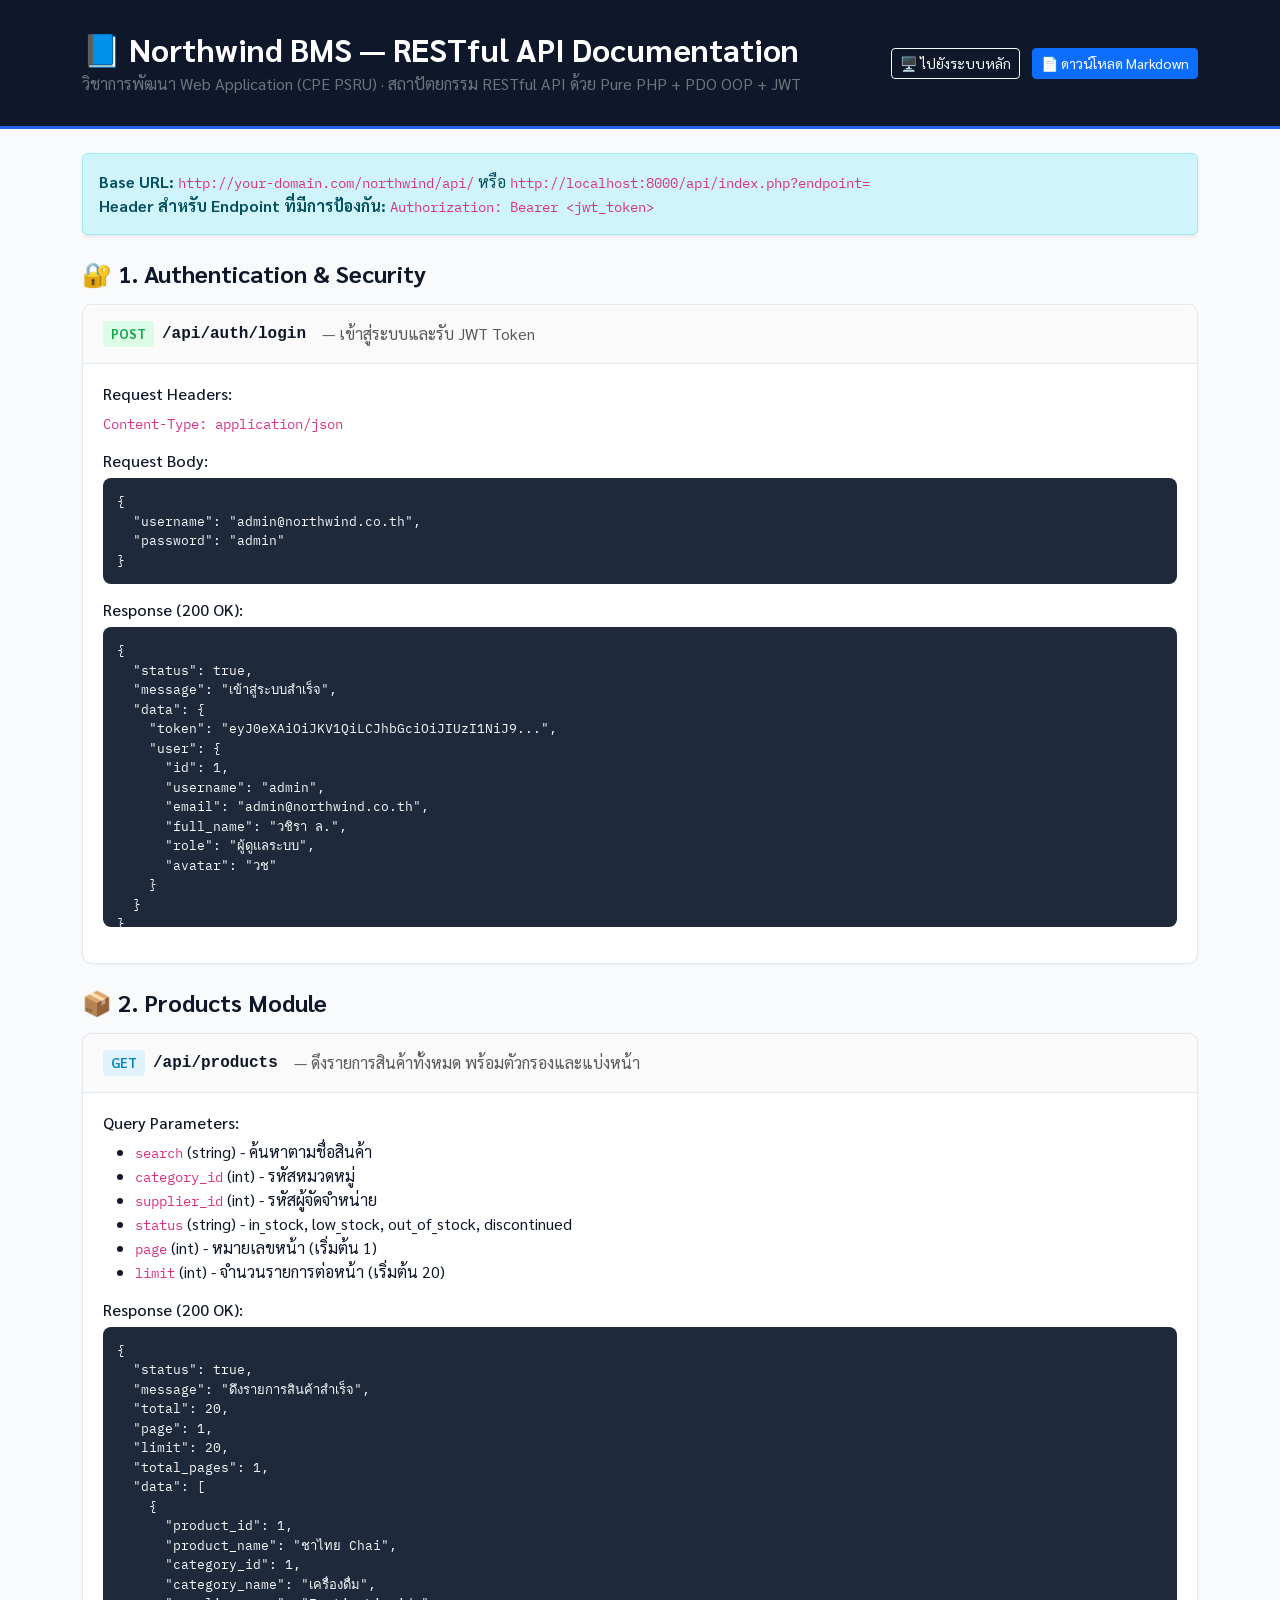
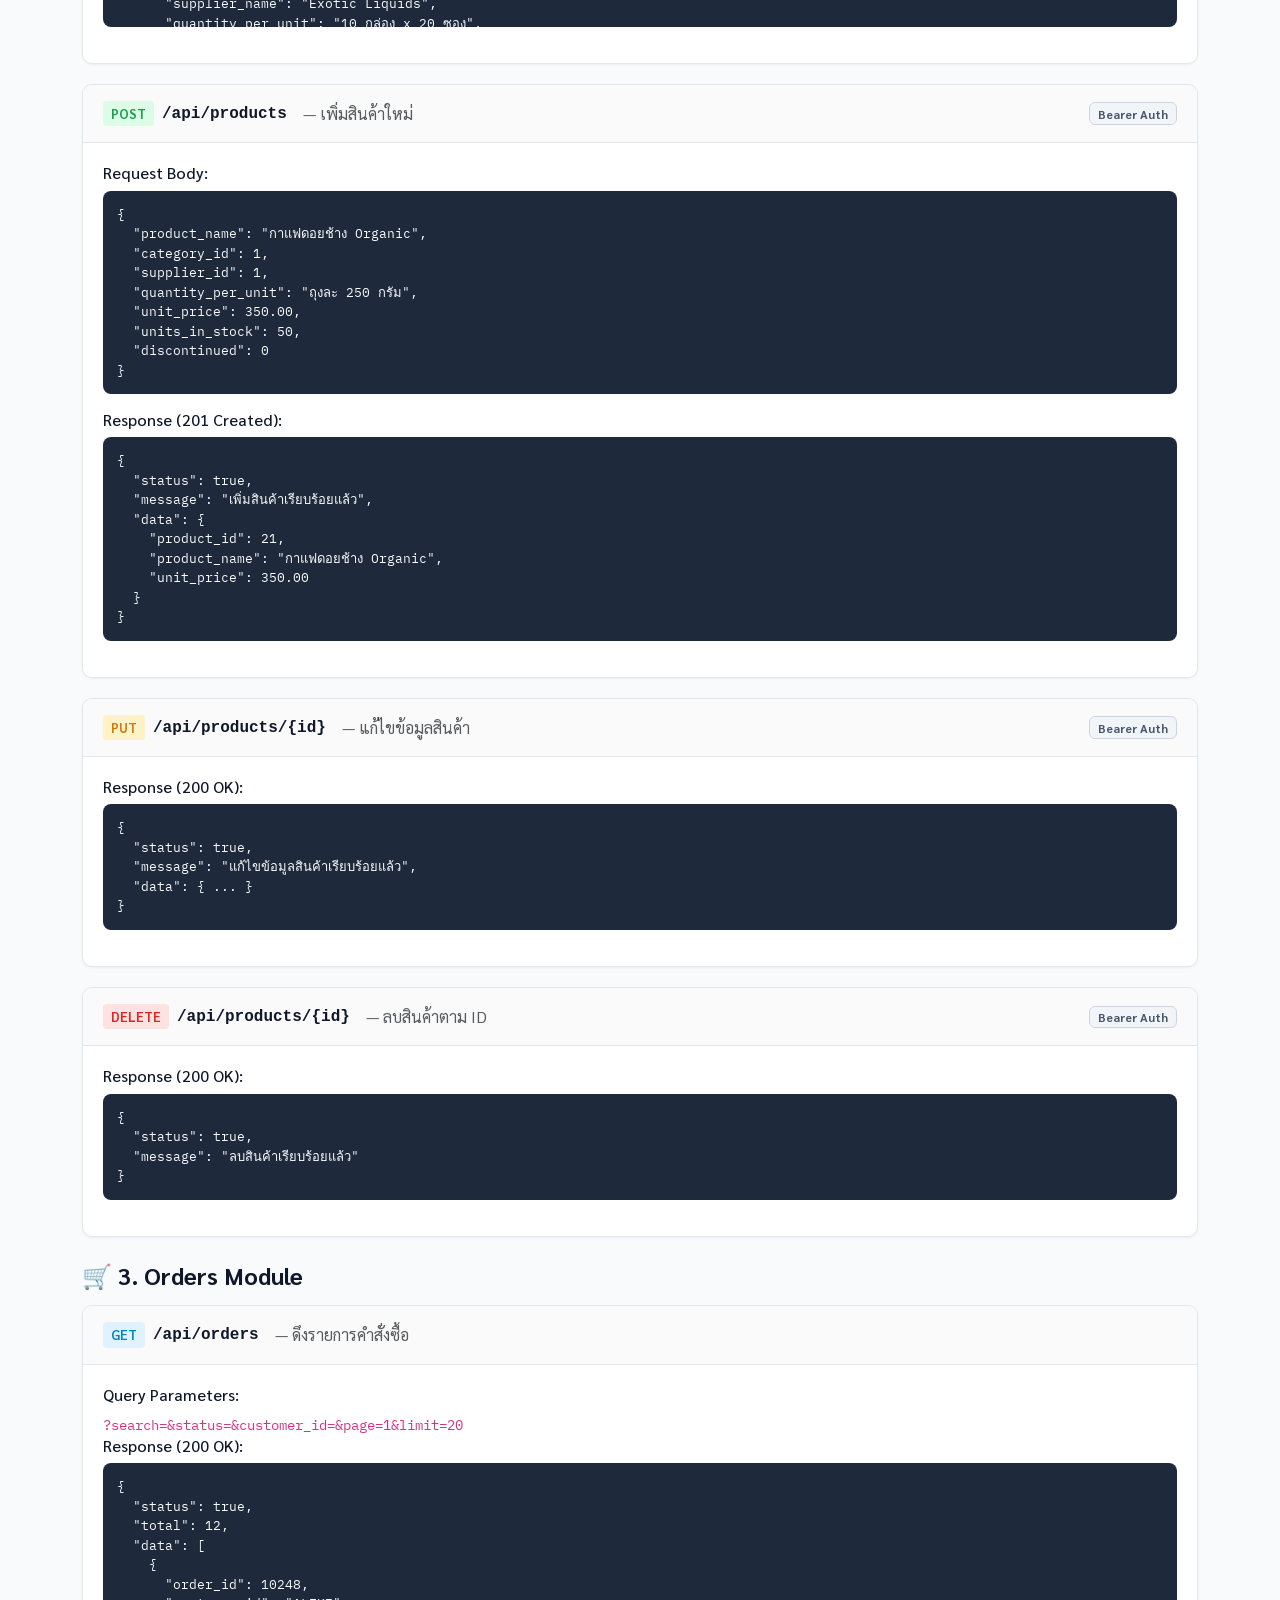
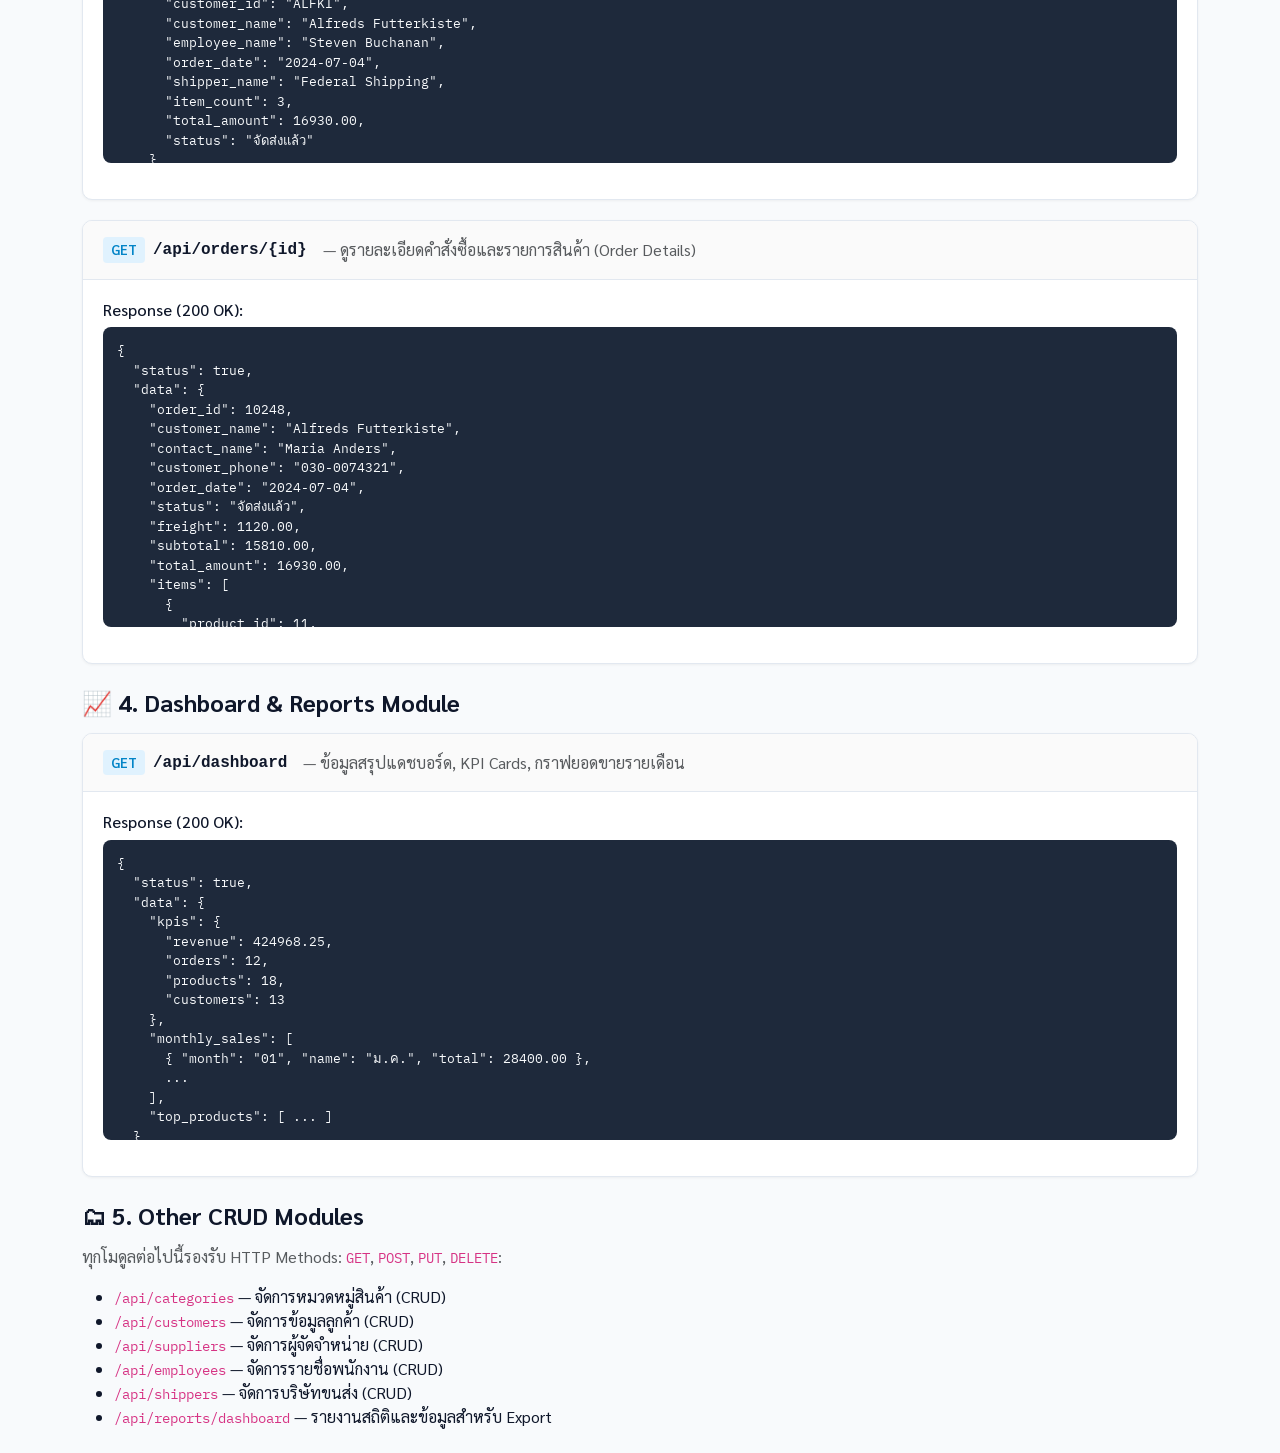
<file: docs/api.html>
<!DOCTYPE html>
<html lang="th">
<head>
  <meta charset="UTF-8">
  <meta name="viewport" content="width=device-width, initial-scale=1.0">
  <title>API Documentation — Northwind BMS</title>
  <link rel="stylesheet" href="https://fonts.googleapis.com/css2?family=Sarabun:wght@300;400;500;600;700&family=IBM+Plex+Mono:wght@400;500;600&display=swap">
  <link href="https://cdn.jsdelivr.net/npm/bootstrap@5.3.3/dist/css/bootstrap.min.css" rel="stylesheet">
  <style>
    :root {
      --primary: #2563EB;
      --bg: #F8FAFC;
      --surface: #FFFFFF;
      --border: #E2E8F0;
      --ink: #0F172A;
      --ink-muted: #64748B;
    }
    body {
      font-family: 'Sarabun', sans-serif;
      background: var(--bg);
      color: var(--ink);
    }
    code, pre {
      font-family: 'IBM Plex Mono', monospace;
    }
    .header-bar {
      background: #0F172A;
      color: #fff;
      padding: 30px 0;
      border-bottom: 3px solid var(--primary);
    }
    .tag-get { background: #E0F2FE; color: #0284C7; font-weight: 700; border-radius: 4px; padding: 3px 8px; font-size: 13px; }
    .tag-post { background: #DCFCE7; color: #16A34A; font-weight: 700; border-radius: 4px; padding: 3px 8px; font-size: 13px; }
    .tag-put { background: #FEF3C7; color: #D97706; font-weight: 700; border-radius: 4px; padding: 3px 8px; font-size: 13px; }
    .tag-delete { background: #FEE2E2; color: #DC2626; font-weight: 700; border-radius: 4px; padding: 3px 8px; font-size: 13px; }
    .endpoint-card {
      background: var(--surface);
      border: 1px solid var(--border);
      border-radius: 10px;
      margin-bottom: 20px;
      overflow: hidden;
      box-shadow: 0 1px 3px rgba(0,0,0,0.05);
    }
    .endpoint-header {
      padding: 16px 20px;
      display: flex;
      align-items: center;
      justify-content: space-between;
      cursor: pointer;
      background: #FAFAFA;
      border-bottom: 1px solid var(--border);
    }
    .endpoint-body {
      padding: 20px;
    }
    pre {
      background: #1E293B;
      color: #F8FAFC;
      padding: 14px;
      border-radius: 8px;
      font-size: 13px;
      max-height: 300px;
      overflow-y: auto;
    }
    .badge-auth {
      background: #F1F5F9;
      color: #475569;
      border: 1px solid #CBD5E1;
      font-size: 12px;
    }
  </style>
</head>
<body>

<div class="header-bar">
  <div class="container">
    <div class="d-flex justify-content-between align-items-center">
      <div>
        <h2 class="fw-bold mb-1">📘 Northwind BMS — RESTful API Documentation</h2>
        <p class="mb-0 text-secondary">
          วิชาการพัฒนา Web Application (CPE PSRU) · สถาปัตยกรรม RESTful API ด้วย Pure PHP + PDO OOP + JWT
        </p>
      </div>
      <div>
        <a href="../index.html" class="btn btn-outline-light btn-sm me-2">🖥️ ไปยังระบบหลัก</a>
        <a href="API_DOCUMENTATION.md" class="btn btn-primary btn-sm">📄 ดาวน์โหลด Markdown</a>
      </div>
    </div>
  </div>
</div>

<div class="container my-4">
  <div class="alert alert-info shadow-sm">
    <strong>Base URL:</strong> <code>http://your-domain.com/northwind/api/</code> หรือ <code>http://localhost:8000/api/index.php?endpoint=</code><br>
    <strong>Header สำหรับ Endpoint ที่มีการป้องกัน:</strong> <code>Authorization: Bearer &lt;jwt_token&gt;</code>
  </div>

  <!-- AUTHENTICATION -->
  <h4 class="fw-bold mt-4 mb-3">🔐 1. Authentication & Security</h4>

  <div class="endpoint-card">
    <div class="endpoint-header">
      <div class="d-flex align-items-center gap-2">
        <span class="tag-post">POST</span>
        <strong class="font-monospace">/api/auth/login</strong>
        <span class="text-muted ms-2">— เข้าสู่ระบบและรับ JWT Token</span>
      </div>
    </div>
    <div class="endpoint-body">
      <h6>Request Headers:</h6>
      <code>Content-Type: application/json</code>
      <h6 class="mt-3">Request Body:</h6>
      <pre>{
  "username": "admin@northwind.co.th",
  "password": "admin"
}</pre>
      <h6>Response (200 OK):</h6>
      <pre>{
  "status": true,
  "message": "เข้าสู่ระบบสำเร็จ",
  "data": {
    "token": "eyJ0eXAiOiJKV1QiLCJhbGciOiJIUzI1NiJ9...",
    "user": {
      "id": 1,
      "username": "admin",
      "email": "admin@northwind.co.th",
      "full_name": "วชิรา ล.",
      "role": "ผู้ดูแลระบบ",
      "avatar": "วช"
    }
  }
}</pre>
    </div>
  </div>

  <!-- PRODUCTS -->
  <h4 class="fw-bold mt-4 mb-3">📦 2. Products Module</h4>

  <div class="endpoint-card">
    <div class="endpoint-header">
      <div class="d-flex align-items-center gap-2">
        <span class="tag-get">GET</span>
        <strong class="font-monospace">/api/products</strong>
        <span class="text-muted ms-2">— ดึงรายการสินค้าทั้งหมด พร้อมตัวกรองและแบ่งหน้า</span>
      </div>
    </div>
    <div class="endpoint-body">
      <h6>Query Parameters:</h6>
      <ul>
        <li><code>search</code> (string) - ค้นหาตามชื่อสินค้า</li>
        <li><code>category_id</code> (int) - รหัสหมวดหมู่</li>
        <li><code>supplier_id</code> (int) - รหัสผู้จัดจำหน่าย</li>
        <li><code>status</code> (string) - in_stock, low_stock, out_of_stock, discontinued</li>
        <li><code>page</code> (int) - หมายเลขหน้า (เริ่มต้น 1)</li>
        <li><code>limit</code> (int) - จำนวนรายการต่อหน้า (เริ่มต้น 20)</li>
      </ul>
      <h6>Response (200 OK):</h6>
      <pre>{
  "status": true,
  "message": "ดึงรายการสินค้าสำเร็จ",
  "total": 20,
  "page": 1,
  "limit": 20,
  "total_pages": 1,
  "data": [
    {
      "product_id": 1,
      "product_name": "ชาไทย Chai",
      "category_id": 1,
      "category_name": "เครื่องดื่ม",
      "supplier_name": "Exotic Liquids",
      "quantity_per_unit": "10 กล่อง x 20 ซอง",
      "unit_price": 630.00,
      "units_in_stock": 39,
      "discontinued": 0
    }
  ]
}</pre>
    </div>
  </div>

  <div class="endpoint-card">
    <div class="endpoint-header">
      <div class="d-flex align-items-center gap-2">
        <span class="tag-post">POST</span>
        <strong class="font-monospace">/api/products</strong>
        <span class="text-muted ms-2">— เพิ่มสินค้าใหม่</span>
      </div>
      <span class="badge badge-auth">Bearer Auth</span>
    </div>
    <div class="endpoint-body">
      <h6>Request Body:</h6>
      <pre>{
  "product_name": "กาแฟดอยช้าง Organic",
  "category_id": 1,
  "supplier_id": 1,
  "quantity_per_unit": "ถุงละ 250 กรัม",
  "unit_price": 350.00,
  "units_in_stock": 50,
  "discontinued": 0
}</pre>
      <h6>Response (201 Created):</h6>
      <pre>{
  "status": true,
  "message": "เพิ่มสินค้าเรียบร้อยแล้ว",
  "data": {
    "product_id": 21,
    "product_name": "กาแฟดอยช้าง Organic",
    "unit_price": 350.00
  }
}</pre>
    </div>
  </div>

  <div class="endpoint-card">
    <div class="endpoint-header">
      <div class="d-flex align-items-center gap-2">
        <span class="tag-put">PUT</span>
        <strong class="font-monospace">/api/products/{id}</strong>
        <span class="text-muted ms-2">— แก้ไขข้อมูลสินค้า</span>
      </div>
      <span class="badge badge-auth">Bearer Auth</span>
    </div>
    <div class="endpoint-body">
      <h6>Response (200 OK):</h6>
      <pre>{
  "status": true,
  "message": "แก้ไขข้อมูลสินค้าเรียบร้อยแล้ว",
  "data": { ... }
}</pre>
    </div>
  </div>

  <div class="endpoint-card">
    <div class="endpoint-header">
      <div class="d-flex align-items-center gap-2">
        <span class="tag-delete">DELETE</span>
        <strong class="font-monospace">/api/products/{id}</strong>
        <span class="text-muted ms-2">— ลบสินค้าตาม ID</span>
      </div>
      <span class="badge badge-auth">Bearer Auth</span>
    </div>
    <div class="endpoint-body">
      <h6>Response (200 OK):</h6>
      <pre>{
  "status": true,
  "message": "ลบสินค้าเรียบร้อยแล้ว"
}</pre>
    </div>
  </div>

  <!-- ORDERS -->
  <h4 class="fw-bold mt-4 mb-3">🛒 3. Orders Module</h4>

  <div class="endpoint-card">
    <div class="endpoint-header">
      <div class="d-flex align-items-center gap-2">
        <span class="tag-get">GET</span>
        <strong class="font-monospace">/api/orders</strong>
        <span class="text-muted ms-2">— ดึงรายการคำสั่งซื้อ</span>
      </div>
    </div>
    <div class="endpoint-body">
      <h6>Query Parameters:</h6>
      <code>?search=&status=&customer_id=&page=1&limit=20</code>
      <h6>Response (200 OK):</h6>
      <pre>{
  "status": true,
  "total": 12,
  "data": [
    {
      "order_id": 10248,
      "customer_id": "ALFKI",
      "customer_name": "Alfreds Futterkiste",
      "employee_name": "Steven Buchanan",
      "order_date": "2024-07-04",
      "shipper_name": "Federal Shipping",
      "item_count": 3,
      "total_amount": 16930.00,
      "status": "จัดส่งแล้ว"
    }
  ]
}</pre>
    </div>
  </div>

  <div class="endpoint-card">
    <div class="endpoint-header">
      <div class="d-flex align-items-center gap-2">
        <span class="tag-get">GET</span>
        <strong class="font-monospace">/api/orders/{id}</strong>
        <span class="text-muted ms-2">— ดูรายละเอียดคำสั่งซื้อและรายการสินค้า (Order Details)</span>
      </div>
    </div>
    <div class="endpoint-body">
      <h6>Response (200 OK):</h6>
      <pre>{
  "status": true,
  "data": {
    "order_id": 10248,
    "customer_name": "Alfreds Futterkiste",
    "contact_name": "Maria Anders",
    "customer_phone": "030-0074321",
    "order_date": "2024-07-04",
    "status": "จัดส่งแล้ว",
    "freight": 1120.00,
    "subtotal": 15810.00,
    "total_amount": 16930.00,
    "items": [
      {
        "product_id": 11,
        "product_name": "เค้กช็อกโกแลต Queso Cabrales",
        "unit_price": 490.00,
        "quantity": 12,
        "discount": 0.00,
        "subtotal": 5880.00
      }
    ]
  }
}</pre>
    </div>
  </div>

  <!-- DASHBOARD & REPORTS -->
  <h4 class="fw-bold mt-4 mb-3">📈 4. Dashboard & Reports Module</h4>

  <div class="endpoint-card">
    <div class="endpoint-header">
      <div class="d-flex align-items-center gap-2">
        <span class="tag-get">GET</span>
        <strong class="font-monospace">/api/dashboard</strong>
        <span class="text-muted ms-2">— ข้อมูลสรุปแดชบอร์ด, KPI Cards, กราฟยอดขายรายเดือน</span>
      </div>
    </div>
    <div class="endpoint-body">
      <h6>Response (200 OK):</h6>
      <pre>{
  "status": true,
  "data": {
    "kpis": {
      "revenue": 424968.25,
      "orders": 12,
      "products": 18,
      "customers": 13
    },
    "monthly_sales": [
      { "month": "01", "name": "ม.ค.", "total": 28400.00 },
      ...
    ],
    "top_products": [ ... ]
  }
}</pre>
    </div>
  </div>

  <!-- OTHER MODULES -->
  <h4 class="fw-bold mt-4 mb-3">🗂 5. Other CRUD Modules</h4>
  <p class="text-muted">
    ทุกโมดูลต่อไปนี้รองรับ HTTP Methods: <code>GET</code>, <code>POST</code>, <code>PUT</code>, <code>DELETE</code>:
  </p>
  <ul>
    <li><code>/api/categories</code> — จัดการหมวดหมู่สินค้า (CRUD)</li>
    <li><code>/api/customers</code> — จัดการข้อมูลลูกค้า (CRUD)</li>
    <li><code>/api/suppliers</code> — จัดการผู้จัดจำหน่าย (CRUD)</li>
    <li><code>/api/employees</code> — จัดการรายชื่อพนักงาน (CRUD)</li>
    <li><code>/api/shippers</code> — จัดการบริษัทขนส่ง (CRUD)</li>
    <li><code>/api/reports/dashboard</code> — รายงานสถิติและข้อมูลสำหรับ Export</li>
  </ul>
</div>

</body>
</html>
</file>
<file: assets/css/style.css>
/* ─── Design Tokens & Northwind BMS Theme ───────────────────────────────── */
:root {
  --bg:        #F0F4F8;
  --surface:   #FFFFFF;
  --surface-2: #F8FAFC;
  --border:    #E2E8F0;
  --primary:   #2563EB;
  --primary-dk:#1D4ED8;
  --primary-lt:#DBEAFE;
  --ink:       #0F172A;
  --ink-2:     #475569;
  --ink-3:     #94A3B8;
  --success:   #16A34A;
  --success-lt:#DCFCE7;
  --warn:      #D97706;
  --warn-lt:   #FEF3C7;
  --danger:    #DC2626;
  --danger-lt: #FEE2E2;
  --sidebar-w: 240px;
  --topbar-h:  56px;
  color-scheme: light;
}

[data-theme="dark"] {
  --bg:        #0F172A;
  --surface:   #1E293B;
  --surface-2: #0F172A;
  --border:    #334155;
  --primary:   #3B82F6;
  --primary-dk:#2563EB;
  --primary-lt:#1E3A5F;
  --ink:       #F1F5F9;
  --ink-2:     #94A3B8;
  --ink-3:     #475569;
  --success:   #22C55E;
  --success-lt:#14532D;
  --warn:      #F59E0B;
  --warn-lt:   #451A03;
  --danger:    #EF4444;
  --danger-lt: #450A0A;
  color-scheme: dark;
}

*, *::before, *::after { box-sizing: border-box; }
body {
  font-family: 'Sarabun', sans-serif;
  background: var(--bg);
  color: var(--ink);
  font-size: 14px;
  line-height: 1.6;
  margin: 0;
  padding: 0;
}

/* ─── App Shell ───────────────────────────────── */
.shell { display: flex; min-height: 100vh; }

/* ─── Sidebar ───────────────────────────────── */
.sidebar {
  width: var(--sidebar-w);
  background: var(--surface);
  border-right: 1px solid var(--border);
  display: flex; flex-direction: column;
  position: fixed; top: 0; left: 0; height: 100%;
  z-index: 1030; transition: transform .25s ease-in-out;
}
.sidebar-logo {
  height: var(--topbar-h);
  display: flex; align-items: center;
  padding: 0 16px;
  border-bottom: 1px solid var(--border);
  gap: 12px;
}
.logo-mark {
  width: 32px; height: 32px;
  background: var(--primary);
  border-radius: 8px;
  display: flex; align-items: center; justify-content: center;
  color: #fff; font-weight: 700; font-size: 14px; flex-shrink: 0;
}
.logo-text { font-weight: 700; font-size: 15px; color: var(--ink); }
.logo-sub  { font-size: 11px; color: var(--ink-3); line-height: 1; margin-top: 1px; }

.nav { flex: 1; overflow-y: auto; padding: 12px 10px; display: block; }
.nav-group { margin-bottom: 18px; }
.nav-label {
  font-size: 10.5px; font-weight: 700; letter-spacing: .08em;
  text-transform: uppercase; color: var(--ink-3);
  padding: 0 10px 6px;
}
.nav-item {
  display: flex; align-items: center; gap: 10px;
  padding: 8px 12px; border-radius: 8px;
  cursor: pointer; color: var(--ink-2);
  font-size: 13.5px; font-weight: 500;
  transition: all .15s ease;
  border: none; background: transparent; width: 100%; text-align: left;
}
.nav-item:hover { background: var(--surface-2); color: var(--ink); }
.nav-item.active { background: var(--primary-lt); color: var(--primary); font-weight: 600; }
.nav-icon { font-size: 16px; flex-shrink: 0; width: 20px; text-align: center; }

.sidebar-footer {
  padding: 12px 10px;
  border-top: 1px solid var(--border);
}
.user-card {
  display: flex; align-items: center; gap: 10px;
  padding: 8px 10px; border-radius: 8px;
  background: var(--surface-2);
}
.avatar {
  width: 32px; height: 32px; border-radius: 50%;
  background: var(--primary); color: #fff;
  display: flex; align-items: center; justify-content: center;
  font-size: 12px; font-weight: 700; flex-shrink: 0;
}
.user-name  { font-size: 13px; font-weight: 600; color: var(--ink); white-space: nowrap; overflow: hidden; text-overflow: ellipsis; }
.user-role  { font-size: 11px; color: var(--ink-3); }

/* ─── Main Content ───────────────────────────────── */
.main {
  margin-left: var(--sidebar-w);
  flex: 1; display: flex; flex-direction: column;
  min-height: 100vh;
  transition: margin-left .25s ease-in-out;
}
.topbar {
  height: var(--topbar-h); background: var(--surface);
  border-bottom: 1px solid var(--border);
  display: flex; align-items: center; justify-content: space-between;
  padding: 0 24px; position: sticky; top: 0; z-index: 1020;
}
.breadcrumb-wrap { display: flex; align-items: center; gap: 8px; font-size: 13px; color: var(--ink-2); }
.breadcrumb-wrap span.sep { color: var(--ink-3); }
.breadcrumb-wrap span.cur { color: var(--ink); font-weight: 600; }

.topbar-right { display: flex; align-items: center; gap: 10px; }
.icon-btn {
  width: 34px; height: 34px; border-radius: 8px;
  background: var(--surface-2); border: 1px solid var(--border);
  display: flex; align-items: center; justify-content: center;
  cursor: pointer; font-size: 15px; color: var(--ink-2);
  transition: all .15s;
}
.icon-btn:hover { background: var(--border); color: var(--ink); }

.page-content { flex: 1; padding: 24px; }

/* ─── Screen Tab System ───────────────────────────────── */
.screen { display: none; }
.screen.active { display: block; animation: fadeIn .2s ease-in-out; }
@keyframes fadeIn { from { opacity: 0; transform: translateY(4px); } to { opacity: 1; transform: translateY(0); } }

/* ─── Top Prototype Switcher ───────────────────────────────── */
#nav-tabs-bar {
  display: flex; gap: 4px; flex-wrap: wrap;
  padding: 10px 16px; background: var(--surface);
  border-bottom: 1px solid var(--border);
  position: sticky; top: 0; z-index: 1025;
}
.nav-tab-pill {
  padding: 5px 12px; border-radius: 6px; border: 1px solid var(--border);
  font-size: 12px; font-weight: 600; cursor: pointer;
  background: var(--surface-2); color: var(--ink-2);
  transition: all .15s; white-space: nowrap;
}
.nav-tab-pill:hover { background: var(--primary-lt); border-color: var(--primary); color: var(--primary); }
.nav-tab-pill.active { background: var(--primary); border-color: var(--primary); color: #fff; }

/* ─── Page Header ───────────────────────────────── */
.page-header {
  display: flex; align-items: flex-start;
  justify-content: space-between; margin-bottom: 20px;
  gap: 16px; flex-wrap: wrap;
}
.page-title { font-size: 20px; font-weight: 700; color: var(--ink); }
.page-desc  { font-size: 13px; color: var(--ink-2); margin-top: 2px; }
.btn-row    { display: flex; gap: 8px; flex-wrap: wrap; }

/* ─── Buttons ───────────────────────────────── */
.btn-nw {
  display: inline-flex; align-items: center; gap: 6px;
  padding: 7px 14px; border-radius: 8px; border: none;
  font-size: 13.5px; font-weight: 600;
  cursor: pointer; white-space: nowrap; transition: opacity .15s;
  text-decoration: none;
}
.btn-nw:hover { opacity: .88; }
.btn-nw-primary { background: var(--primary); color: #fff; }
.btn-nw-outline { background: var(--surface); color: var(--ink-2); border: 1px solid var(--border); }
.btn-nw-outline:hover { background: var(--surface-2); color: var(--ink); }
.btn-nw-danger  { background: var(--danger-lt); color: var(--danger); }
.btn-nw-success { background: var(--success); color: #fff; }
.btn-nw-sm { padding: 4px 10px; font-size: 12px; border-radius: 6px; }

/* ─── KPI Cards ───────────────────────────────── */
.kpi-grid {
  display: grid; grid-template-columns: repeat(4, 1fr);
  gap: 16px; margin-bottom: 20px;
}
.kpi-card {
  background: var(--surface); border: 1px solid var(--border);
  border-radius: 12px; padding: 18px 20px;
  display: flex; align-items: flex-start; justify-content: space-between;
  box-shadow: 0 1px 3px rgba(0,0,0,.03);
}
.kpi-label { font-size: 12px; color: var(--ink-2); font-weight: 500; margin-bottom: 6px; }
.kpi-value { font-size: 24px; font-weight: 700; color: var(--ink); line-height: 1; }
.kpi-trend { font-size: 11.5px; margin-top: 6px; }
.kpi-trend.up   { color: var(--success); }
.kpi-trend.down { color: var(--danger); }
.kpi-icon {
  width: 40px; height: 40px; border-radius: 10px;
  display: flex; align-items: center; justify-content: center;
  font-size: 20px; flex-shrink: 0;
}

/* ─── Cards & Grids ───────────────────────────────── */
.nw-card {
  background: var(--surface); border: 1px solid var(--border);
  border-radius: 12px; padding: 20px; margin-bottom: 20px;
  box-shadow: 0 1px 3px rgba(0,0,0,.03);
}
.card-title { font-size: 15px; font-weight: 700; color: var(--ink); margin-bottom: 16px; display: flex; align-items: center; justify-content: space-between; }
.card-grid-2 { display: grid; grid-template-columns: 1fr 1fr; gap: 16px; margin-bottom: 20px; }
.card-grid-3 { display: grid; grid-template-columns: repeat(3, 1fr); gap: 16px; }
.emp-grid    { display: grid; grid-template-columns: repeat(4, 1fr); gap: 16px; }

/* ─── Filters & Search ───────────────────────────────── */
.filter-bar {
  display: flex; gap: 10px; margin-bottom: 16px; flex-wrap: wrap; align-items: center;
}
.filter-input, .filter-select {
  padding: 7px 12px; border: 1px solid var(--border);
  border-radius: 8px; background: var(--surface);
  color: var(--ink); font-size: 13px; font-family: inherit;
}
.filter-input:focus, .filter-select:focus {
  outline: none; border-color: var(--primary);
}

/* ─── Table ───────────────────────────────── */
.table-wrap { overflow-x: auto; border: 1px solid var(--border); border-radius: 8px; background: var(--surface); }
.nw-table { width: 100%; border-collapse: collapse; font-size: 13.5px; }
.nw-table th {
  text-align: left; padding: 10px 14px;
  background: var(--surface-2); border-bottom: 2px solid var(--border);
  font-weight: 600; color: var(--ink-2);
}
.nw-table td {
  padding: 10px 14px; border-bottom: 1px solid var(--border);
  color: var(--ink); vertical-align: middle;
}
.nw-table tbody tr:hover { background: var(--surface-2); }

/* ─── Badges ───────────────────────────────── */
.badge-nw {
  display: inline-flex; align-items: center; gap: 4px;
  padding: 3px 8px; border-radius: 6px;
  font-size: 11.5px; font-weight: 600;
}
.badge-green { background: var(--success-lt); color: var(--success); }
.badge-yellow { background: var(--warn-lt); color: var(--warn); }
.badge-red { background: var(--danger-lt); color: var(--danger); }
.badge-blue { background: var(--primary-lt); color: var(--primary); }

/* ─── Category & Shipper & Employee Cards ───────────────────────────────── */
.cat-card {
  background: var(--surface); border: 1px solid var(--border);
  border-radius: 12px; padding: 18px;
  display: flex; flex-direction: column; justify-content: space-between;
  min-height: 140px;
}
.cat-icon { font-size: 28px; margin-bottom: 8px; }
.cat-name { font-size: 15px; font-weight: 700; color: var(--ink); }
.cat-desc { font-size: 12px; color: var(--ink-2); margin-top: 4px; line-height: 1.4; }
.cat-count { font-size: 11.5px; color: var(--primary); font-weight: 600; margin-top: 10px; }

.shipper-card {
  background: var(--surface); border: 1px solid var(--border);
  border-radius: 12px; padding: 20px;
}

.emp-card {
  background: var(--surface); border: 1px solid var(--border);
  border-radius: 12px; padding: 18px; text-align: center;
}
.emp-avatar {
  width: 52px; height: 52px; border-radius: 50%;
  background: var(--primary); color: #fff;
  display: flex; align-items: center; justify-content: center;
  font-size: 18px; font-weight: 700; margin: 0 auto 12px;
}
.emp-name { font-size: 14px; font-weight: 700; color: var(--ink); }
.emp-title { font-size: 12px; color: var(--primary); margin-top: 2px; font-weight: 500; }
.emp-meta { font-size: 11.5px; color: var(--ink-3); margin-top: 6px; }

/* ─── Monthly Chart CSS Bar Visualization ───────────────────────────────── */
.chart-container {
  display: flex; align-items: flex-end; justify-content: space-between;
  height: 200px; padding: 20px 10px 0; border-bottom: 1px solid var(--border);
  gap: 12px;
}
.bar-wrap { display: flex; flex-direction: column; align-items: center; flex: 1; height: 100%; justify-content: flex-end; }
.bar-col {
  width: 100%; max-width: 28px; border-radius: 6px 6px 0 0;
  background: var(--primary); transition: height .4s ease;
  position: relative;
}
.bar-col:hover { background: var(--primary-dk); }
.bar-col:hover::after {
  content: attr(data-tooltip);
  position: absolute; bottom: 105%; left: 50%; transform: translateX(-50%);
  background: #0F172A; color: #fff; padding: 3px 7px; border-radius: 4px;
  font-size: 10px; font-weight: 600; white-space: nowrap; pointer-events: none;
}
.bar-lbl { font-size: 11px; color: var(--ink-3); margin-top: 8px; }

/* ─── Progress bar ───────────────────────────────── */
.prog-row { margin-bottom: 14px; }
.prog-label { display: flex; justify-content: space-between; font-size: 12.5px; margin-bottom: 5px; }
.prog-bar { height: 8px; background: var(--border); border-radius: 4px; overflow: hidden; }
.prog-fill { height: 100%; border-radius: 4px; background: var(--primary); transition: width .4s ease; }

/* ─── Login Screen ───────────────────────────────── */
.login-wrap {
  min-height: 100vh; display: flex; align-items: center; justify-content: center;
  background: linear-gradient(135deg, #1E3A8A 0%, #0F172A 100%);
  padding: 20px;
}
.login-card {
  width: 100%; max-width: 420px;
  background: var(--surface); border-radius: 16px;
  padding: 36px; box-shadow: 0 10px 30px rgba(0,0,0,.25);
}
.login-logo { display: flex; align-items: center; gap: 12px; margin-bottom: 24px; }
.form-group { margin-bottom: 16px; }
.form-label { display: block; font-size: 12.5px; font-weight: 600; color: var(--ink-2); margin-bottom: 6px; }
.form-label.required::after { content: " *"; color: var(--danger); }
.form-input {
  width: 100%; padding: 8px 12px; border: 1px solid var(--border);
  border-radius: 8px; background: var(--surface); color: var(--ink);
  font-size: 13.5px; font-family: inherit;
}
.form-input:focus { outline: none; border-color: var(--primary); }
.login-footer {
  margin-top: 20px; padding-top: 14px; border-top: 1px solid var(--border);
  display: flex; align-items: center; gap: 8px; font-size: 11.5px; color: var(--ink-3);
}

/* ─── Pagination ───────────────────────────────── */
.pagination-wrap {
  display: flex; align-items: center; justify-content: space-between;
  margin-top: 16px; font-size: 13px; color: var(--ink-2);
}
.page-btn-group { display: flex; gap: 4px; }
.page-btn {
  padding: 5px 12px; border: 1px solid var(--border);
  background: var(--surface); border-radius: 6px; cursor: pointer;
  color: var(--ink); font-size: 12.5px;
}
.page-btn.active { background: var(--primary); color: #fff; border-color: var(--primary); }
.page-btn:disabled { opacity: .4; cursor: not-allowed; }

/* ─── Responsive Media Queries ───────────────────────────────── */
@media (max-width: 992px) {
  .kpi-grid { grid-template-columns: repeat(2, 1fr); }
  .emp-grid { grid-template-columns: repeat(2, 1fr); }
  .card-grid-3 { grid-template-columns: 1fr 1fr; }
}
@media (max-width: 768px) {
  .sidebar { transform: translateX(-100%); }
  .sidebar.show { transform: translateX(0); }
  .main { margin-left: 0; }
  .card-grid-2, .card-grid-3, .emp-grid { grid-template-columns: 1fr; }
}
</file>
